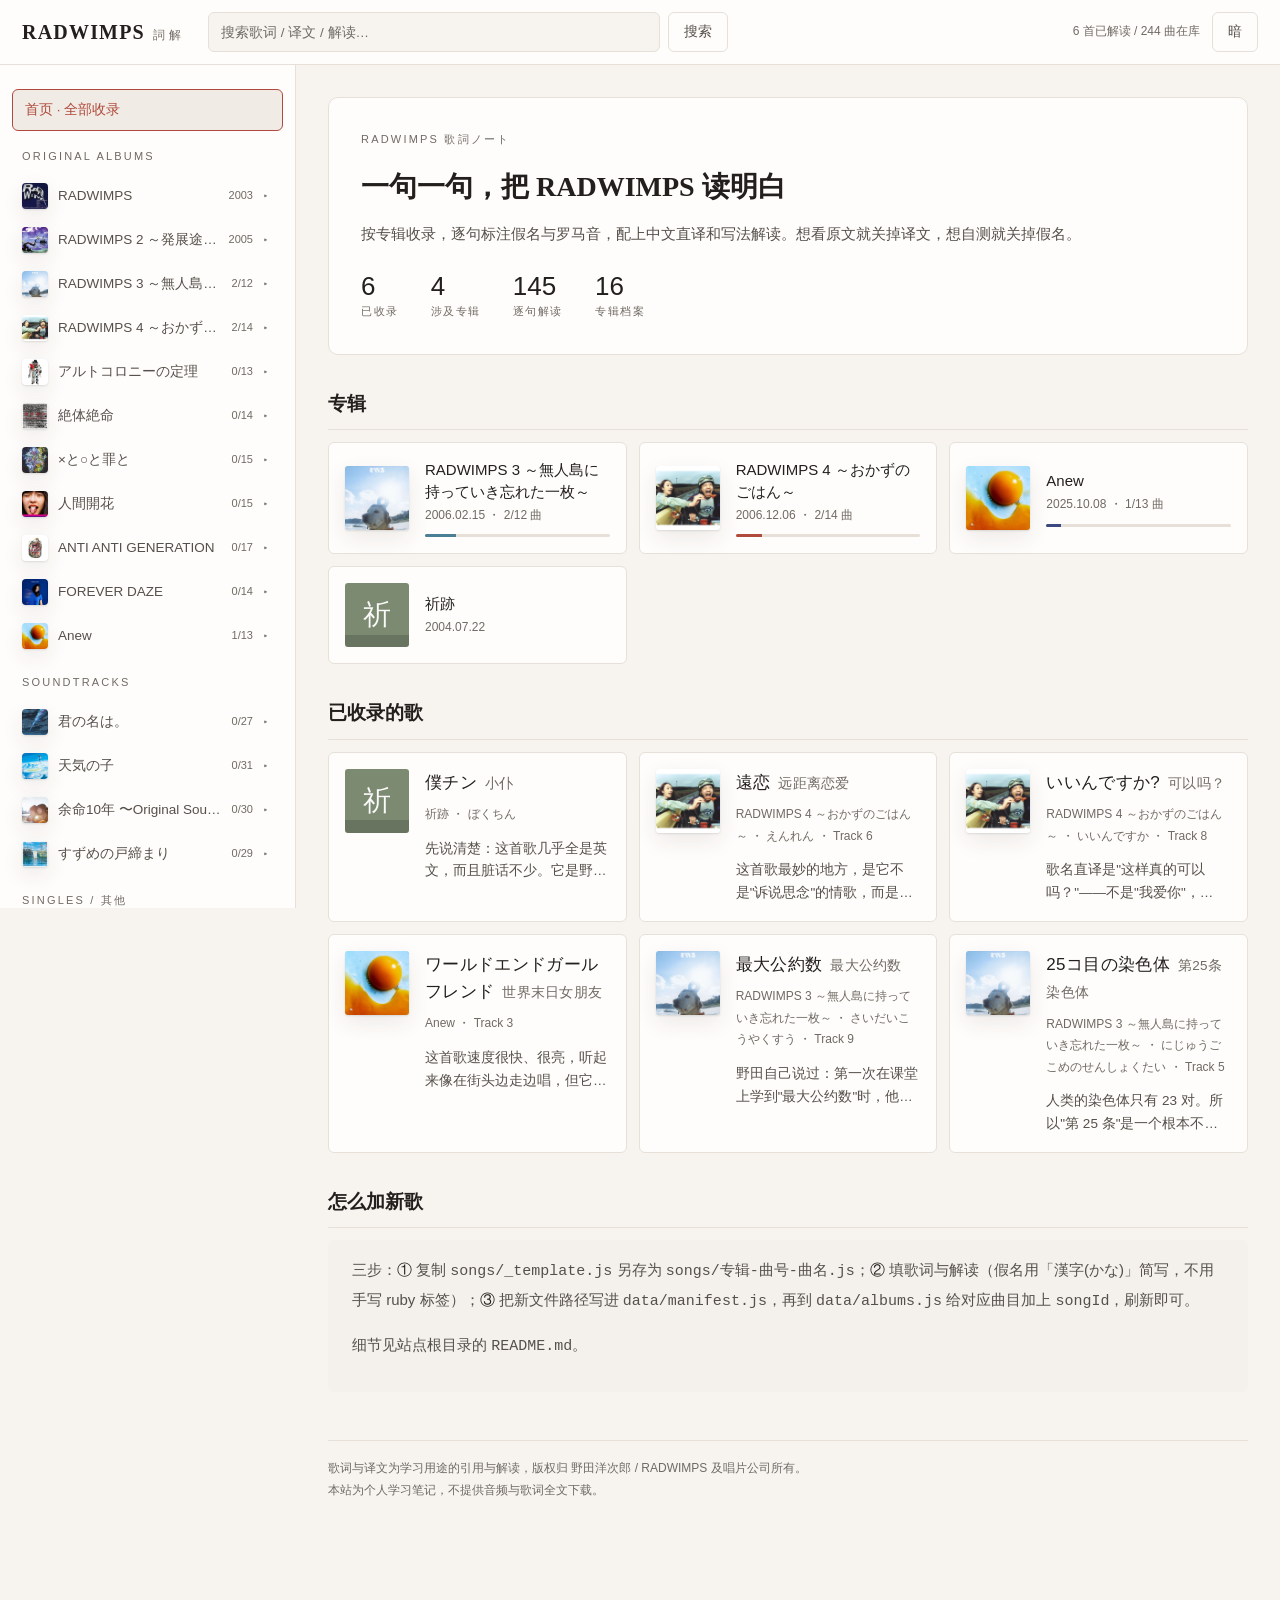
<file: index.html>
<!DOCTYPE html>
<html lang="zh-CN" data-theme="light">
<head>
<meta charset="utf-8">
<meta name="viewport" content="width=device-width, initial-scale=1">
<title>RADWIMPS 詞解 — 逐句歌词解读笔记</title>
<meta name="description" content="RADWIMPS 歌词逐句解读笔记：假名标注、罗马音、中文直译与写法分析，按专辑收录。">
<meta name="theme-color" content="#b04a3c">
<meta property="og:title" content="RADWIMPS 詞解 — 逐句歌词解读笔记">
<meta property="og:description" content="按专辑收录，逐句标注假名与罗马音，配中文直译和写法解读。">
<meta property="og:type" content="website">
<link rel="icon" href="data:image/svg+xml,%3Csvg xmlns='http://www.w3.org/2000/svg' viewBox='0 0 32 32'%3E%3Crect width='32' height='32' rx='6' fill='%23b04a3c'/%3E%3Ctext x='16' y='24' font-size='20' font-family='Georgia,serif' fill='%23fff' text-anchor='middle'%3ER%3C/text%3E%3C/svg%3E">
<link rel="stylesheet" href="assets/app.css">
</head>
<body>

<header class="topbar">
  <button class="btn sidebar-toggle" id="menu">目录</button>
  <a class="brand" href="#/" title="回到首页">
    <span class="jp">RADWIMPS</span><span class="cn">詞解</span>
  </a>
  <div class="searchbox">
    <input id="q" placeholder="搜索歌词 / 译文 / 解读…">
    <button class="btn" id="btn-search">搜索</button>
  </div>
  <div class="topbar-right">
    <span class="stat" id="stat"></span>
    <button class="btn" id="theme">暗</button>
  </div>
</header>

<div class="layout">
  <aside class="sidebar" id="sidebar"></aside>
  <main class="main" id="main"><div class="empty">载入中…</div></main>
</div>

<button class="fab" id="fab" type="button">回到首页</button>

<script src="data/albums.js"></script>
<script src="data/manifest.js"></script>
<script src="assets/app.js"></script>
</body>
</html>
</file>
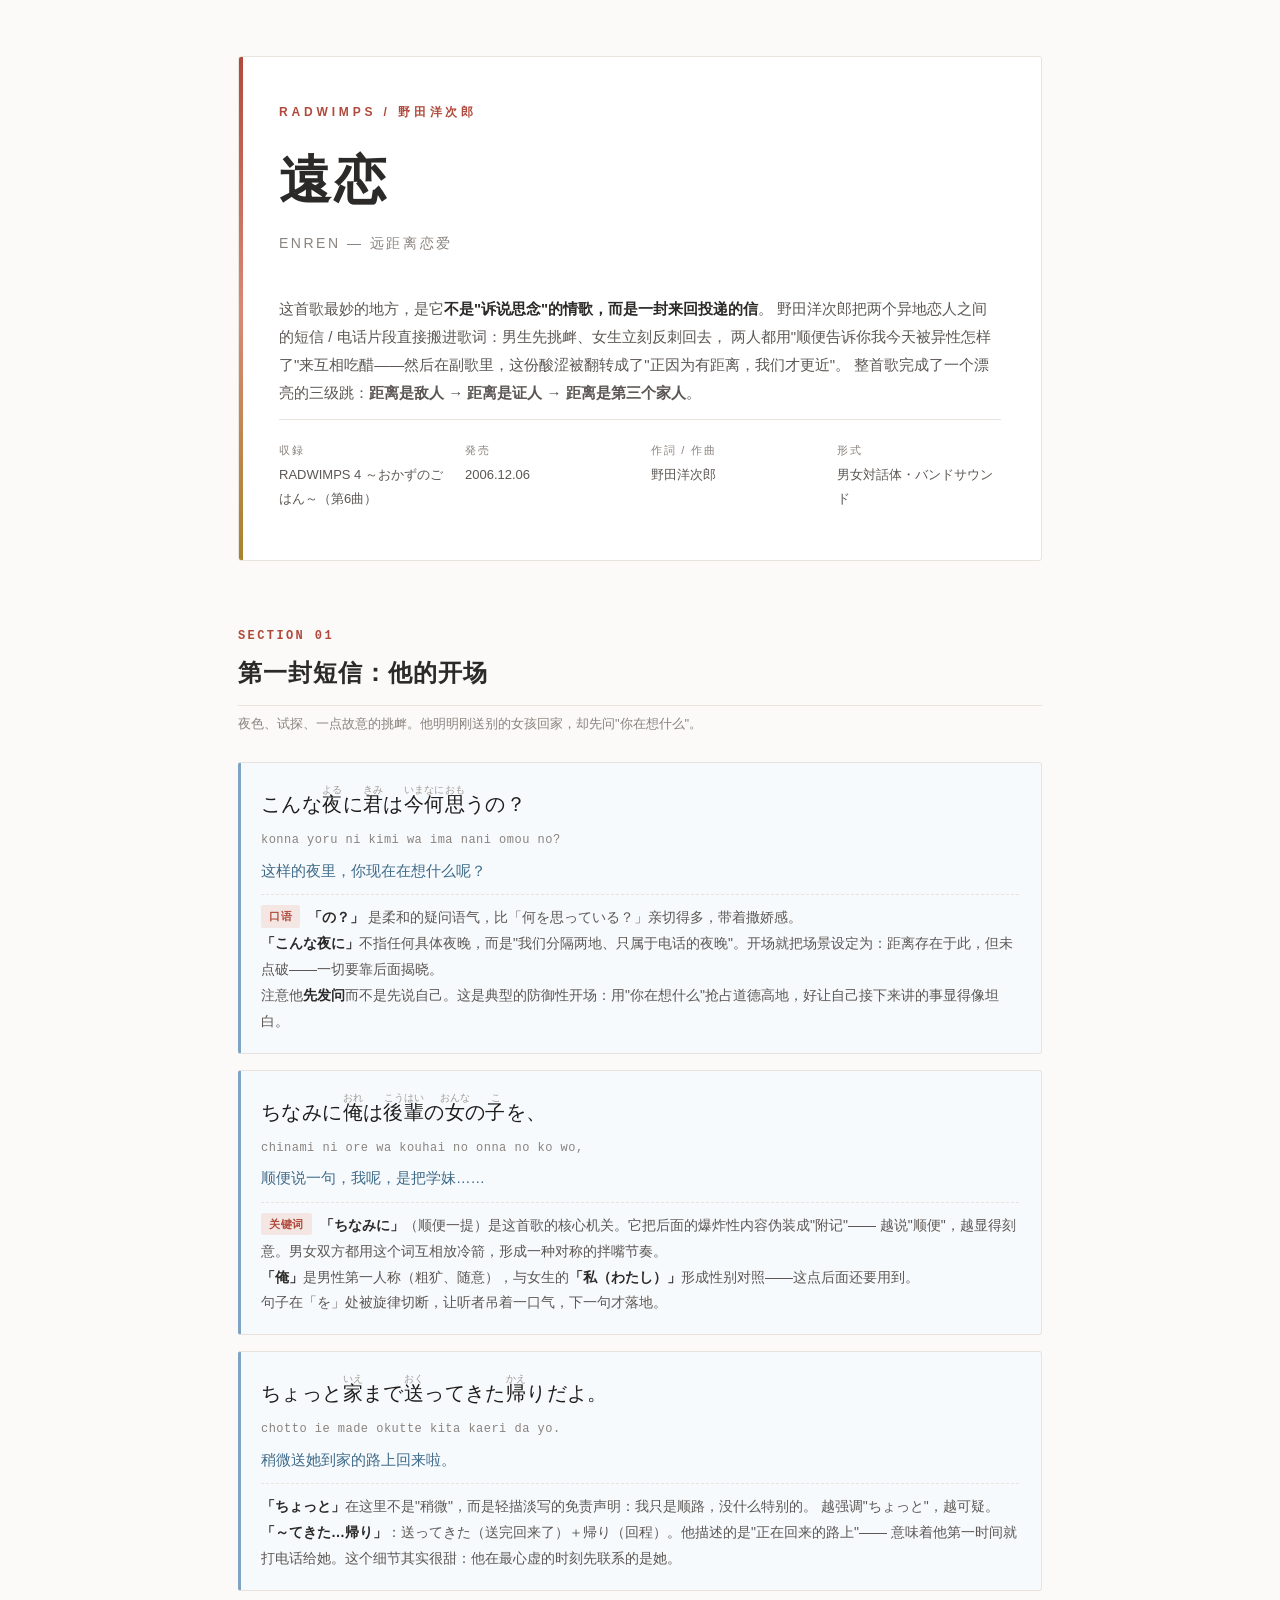
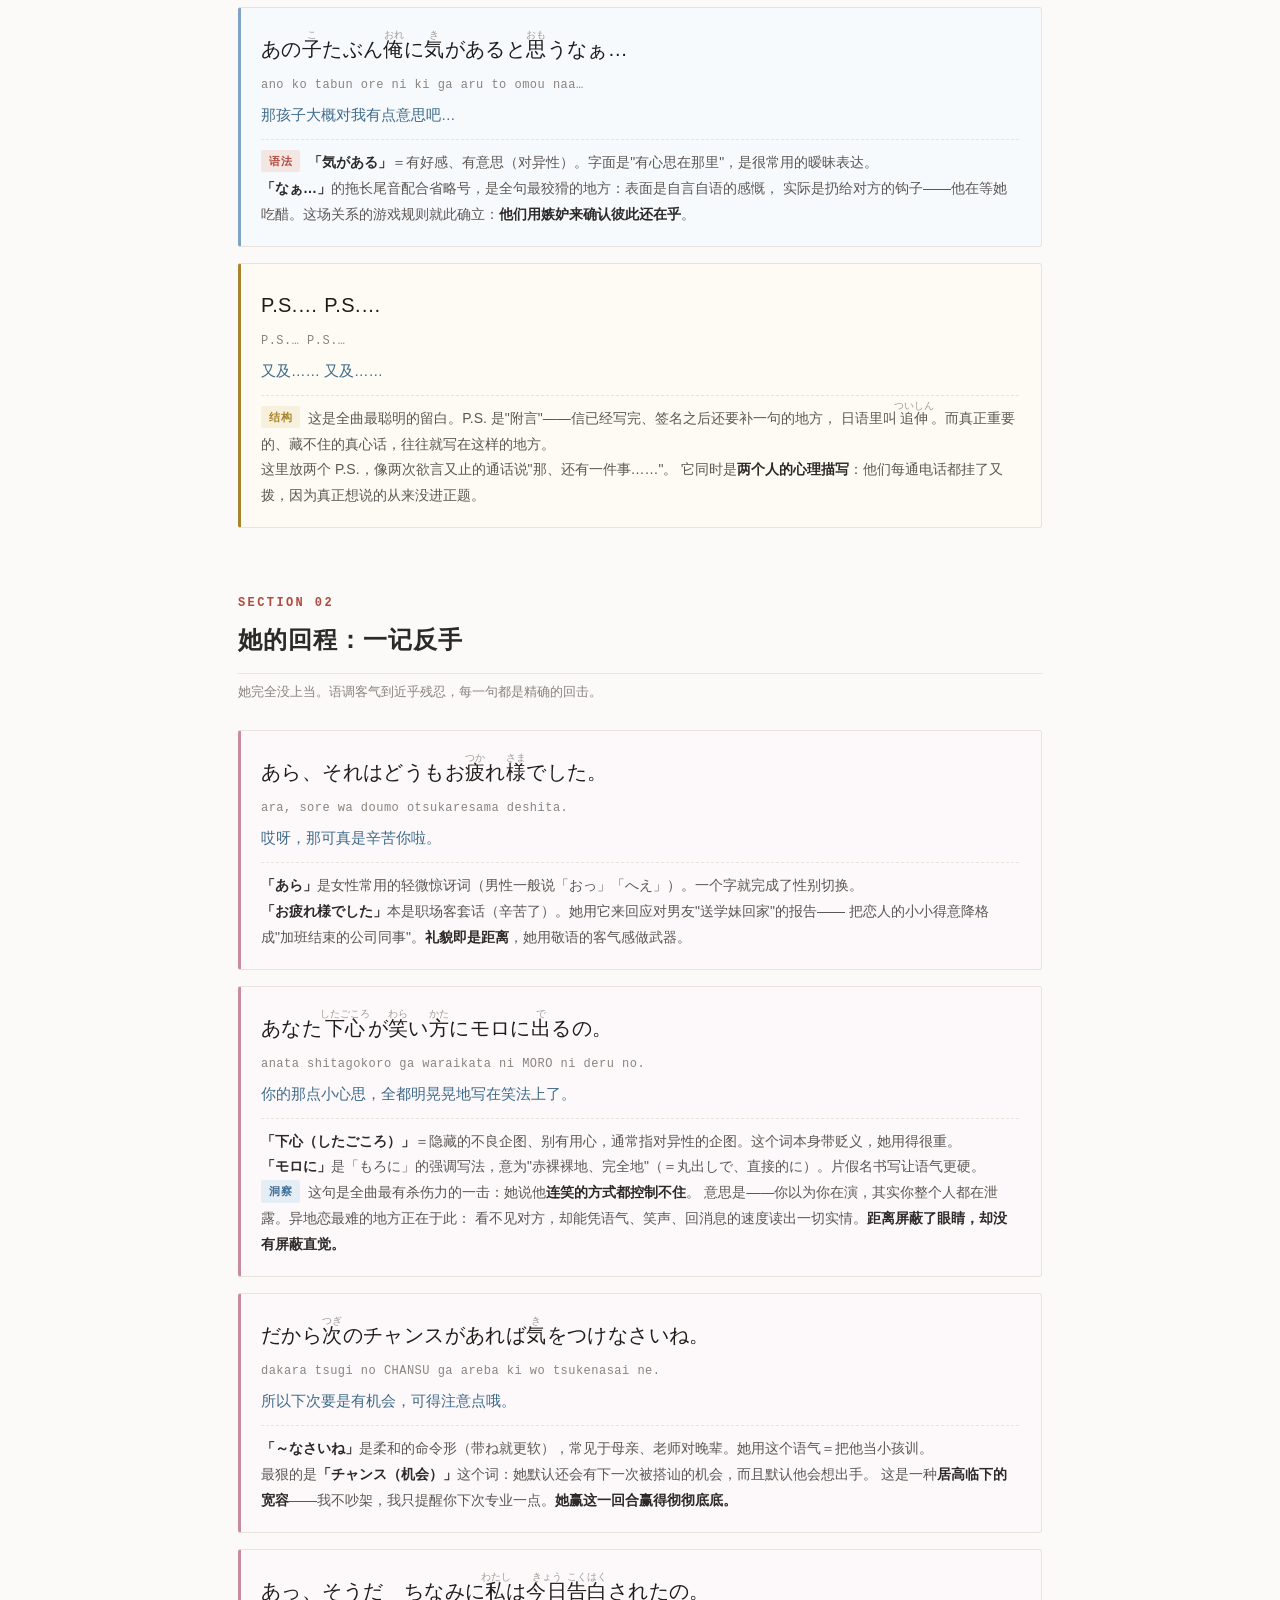
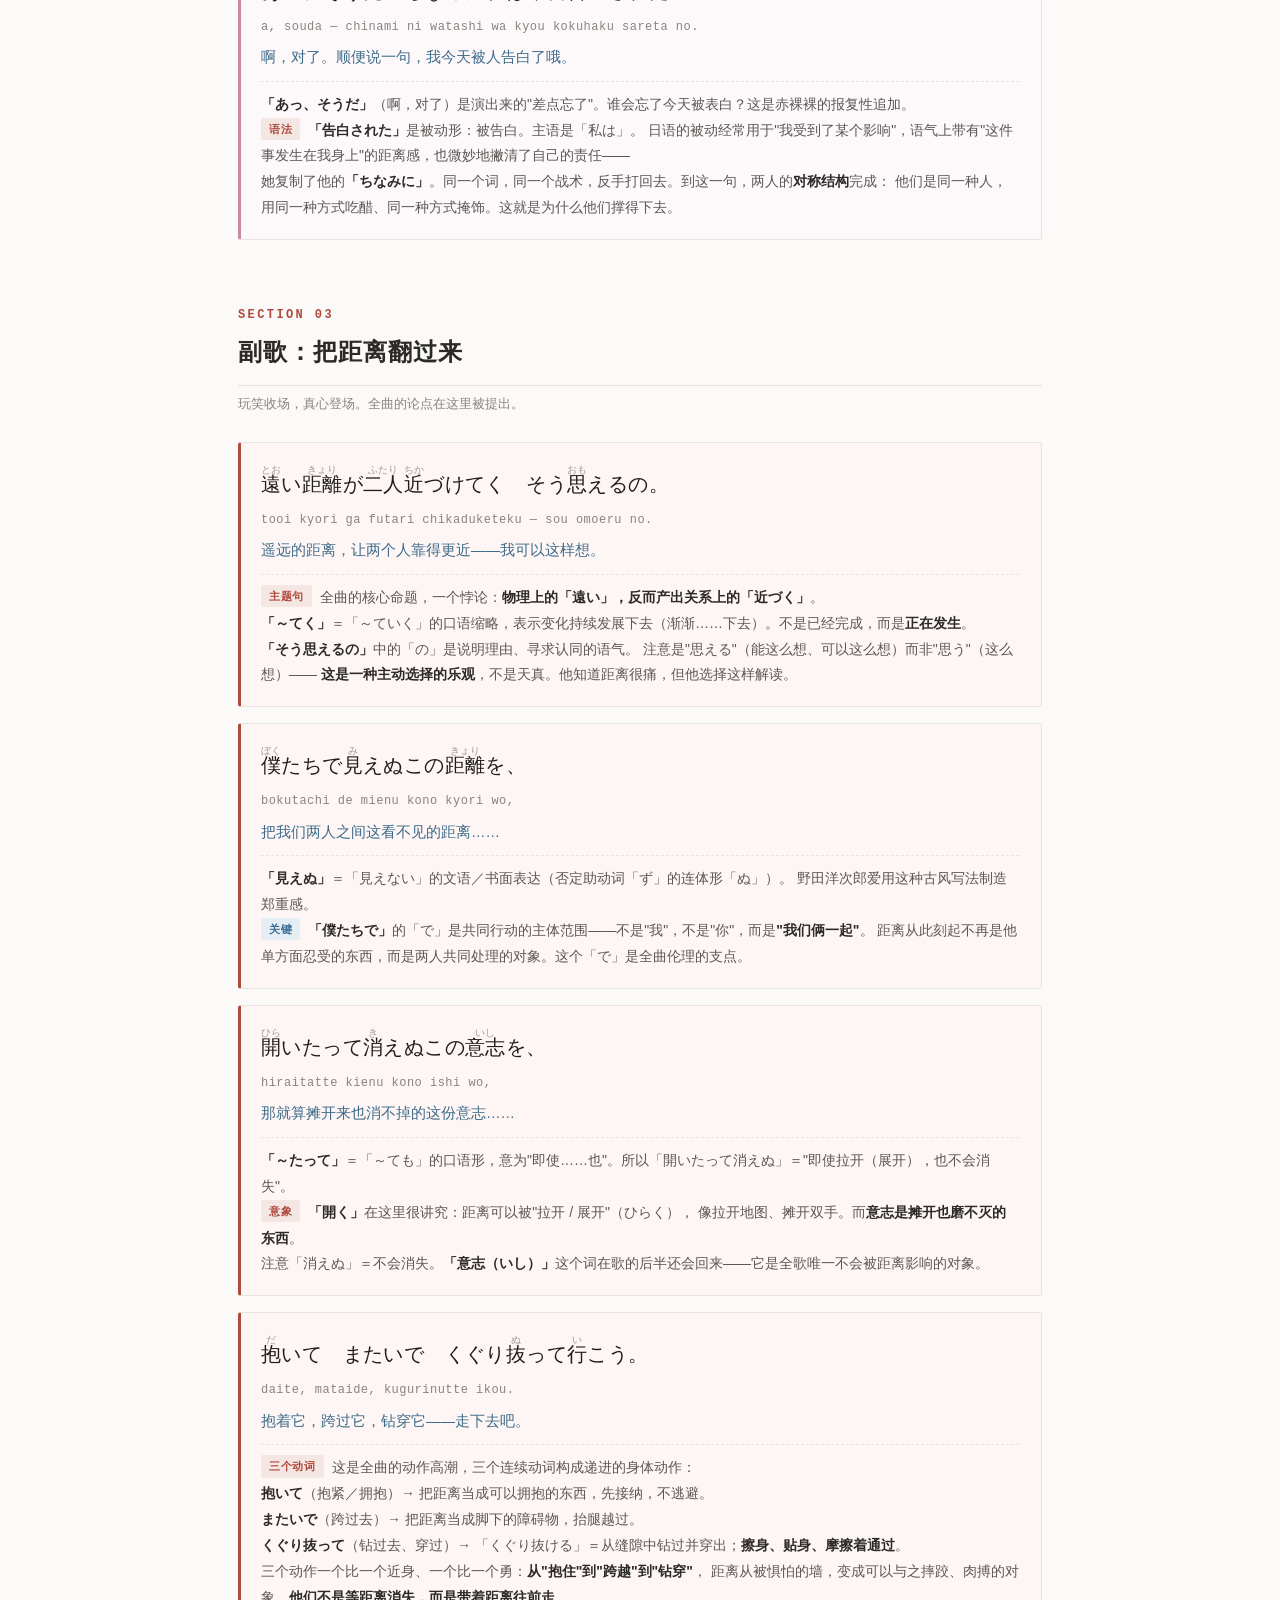
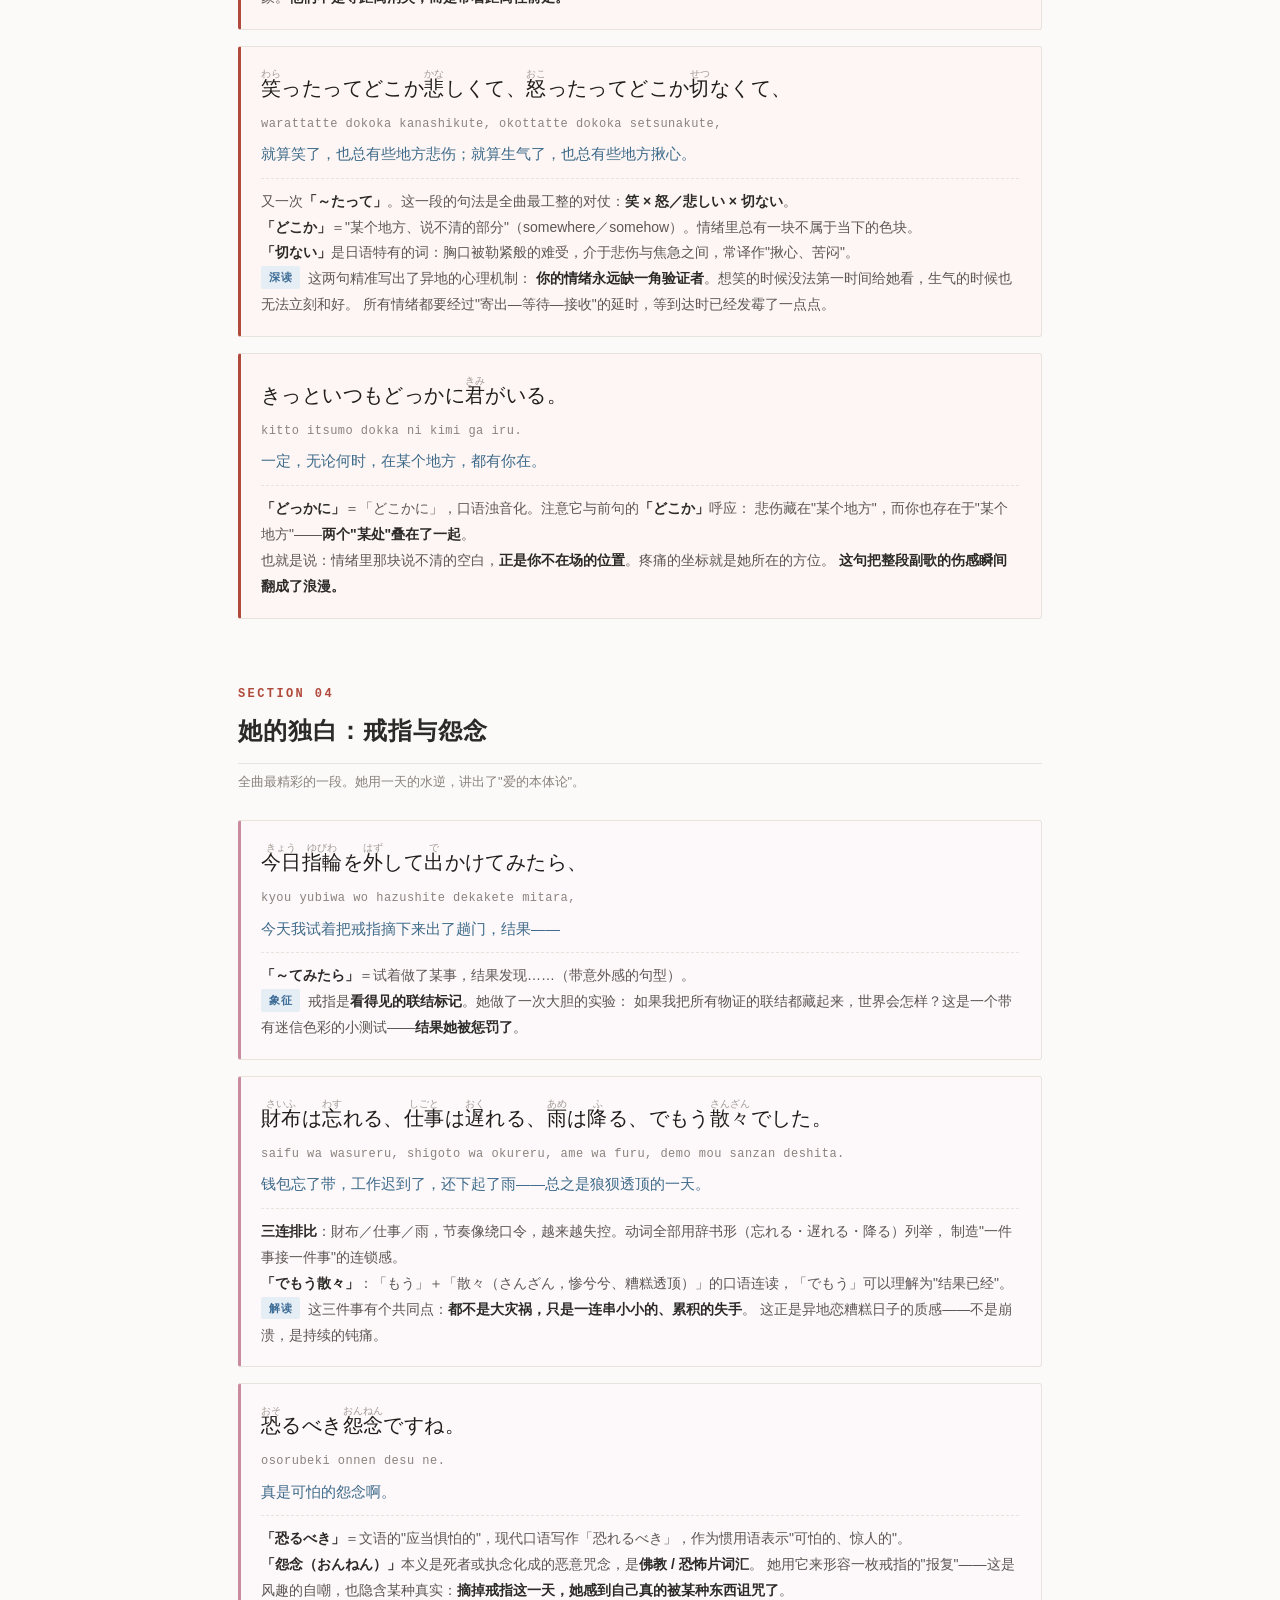
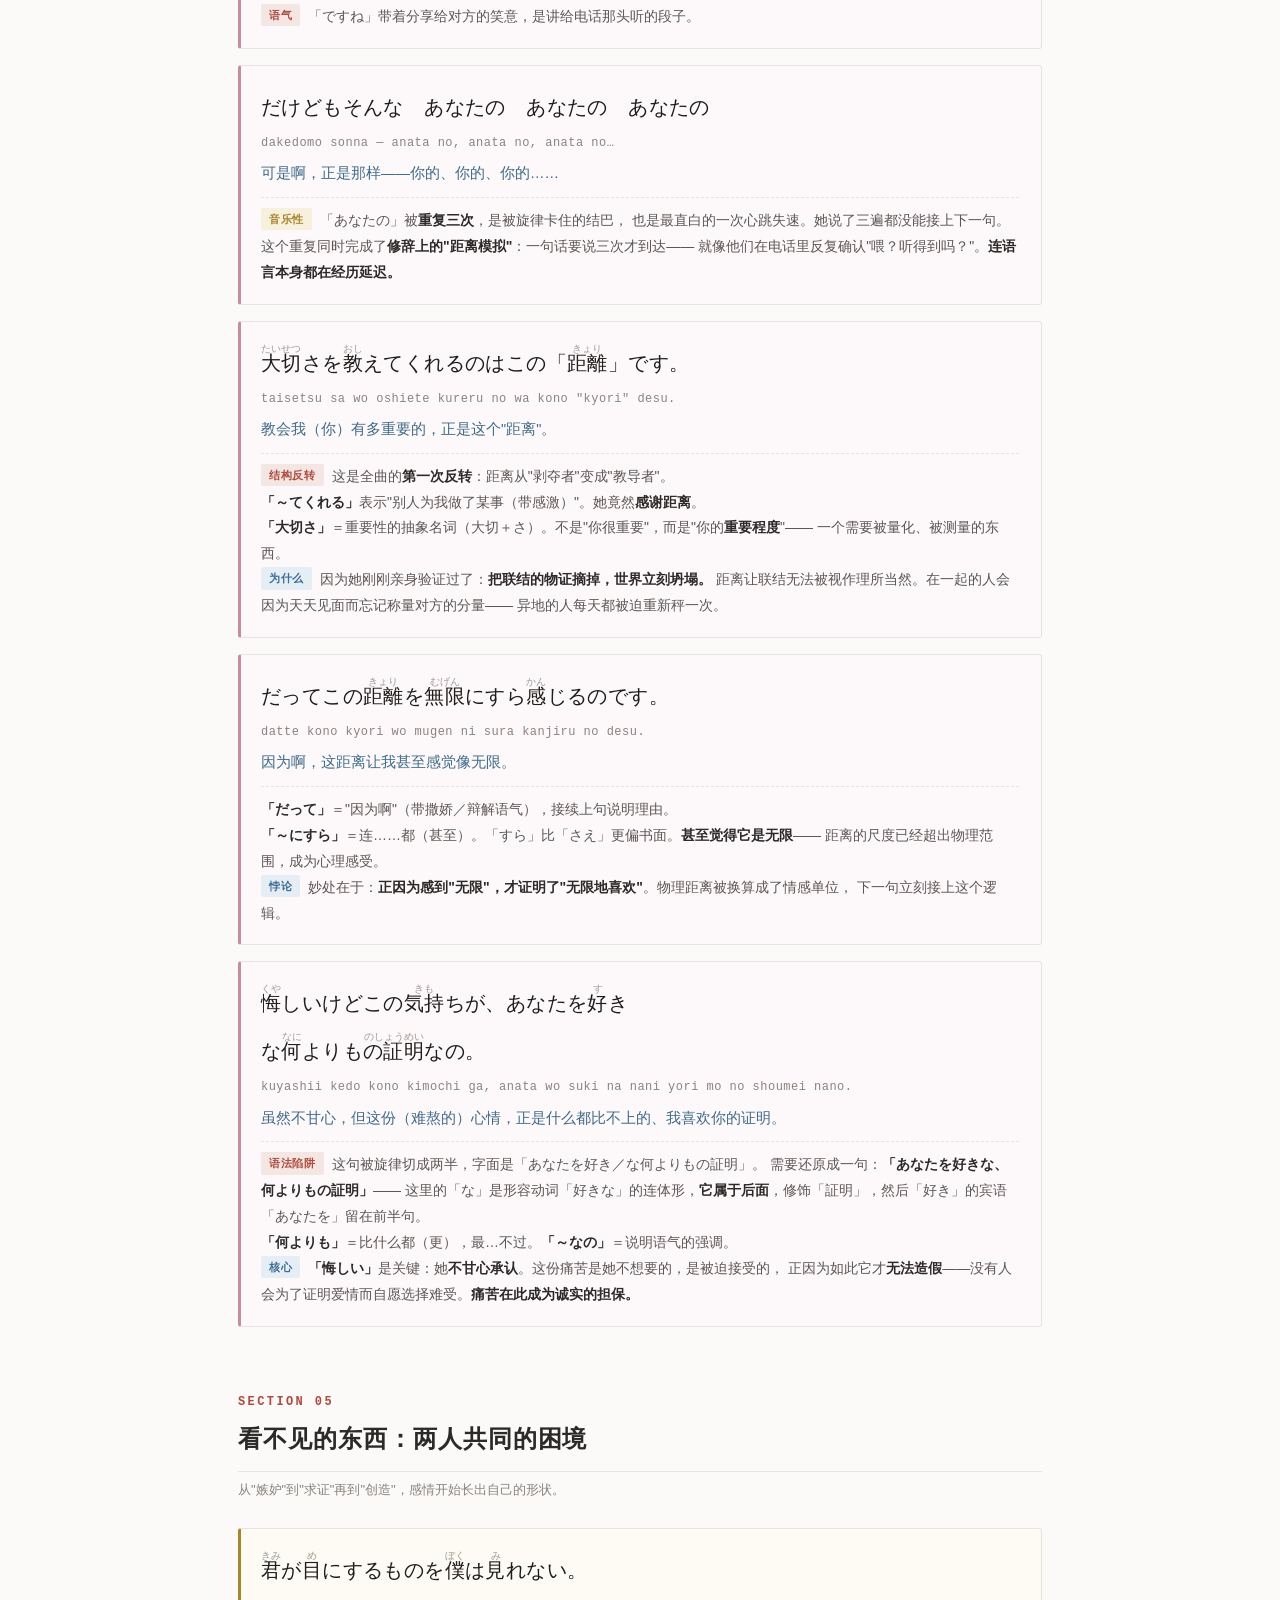
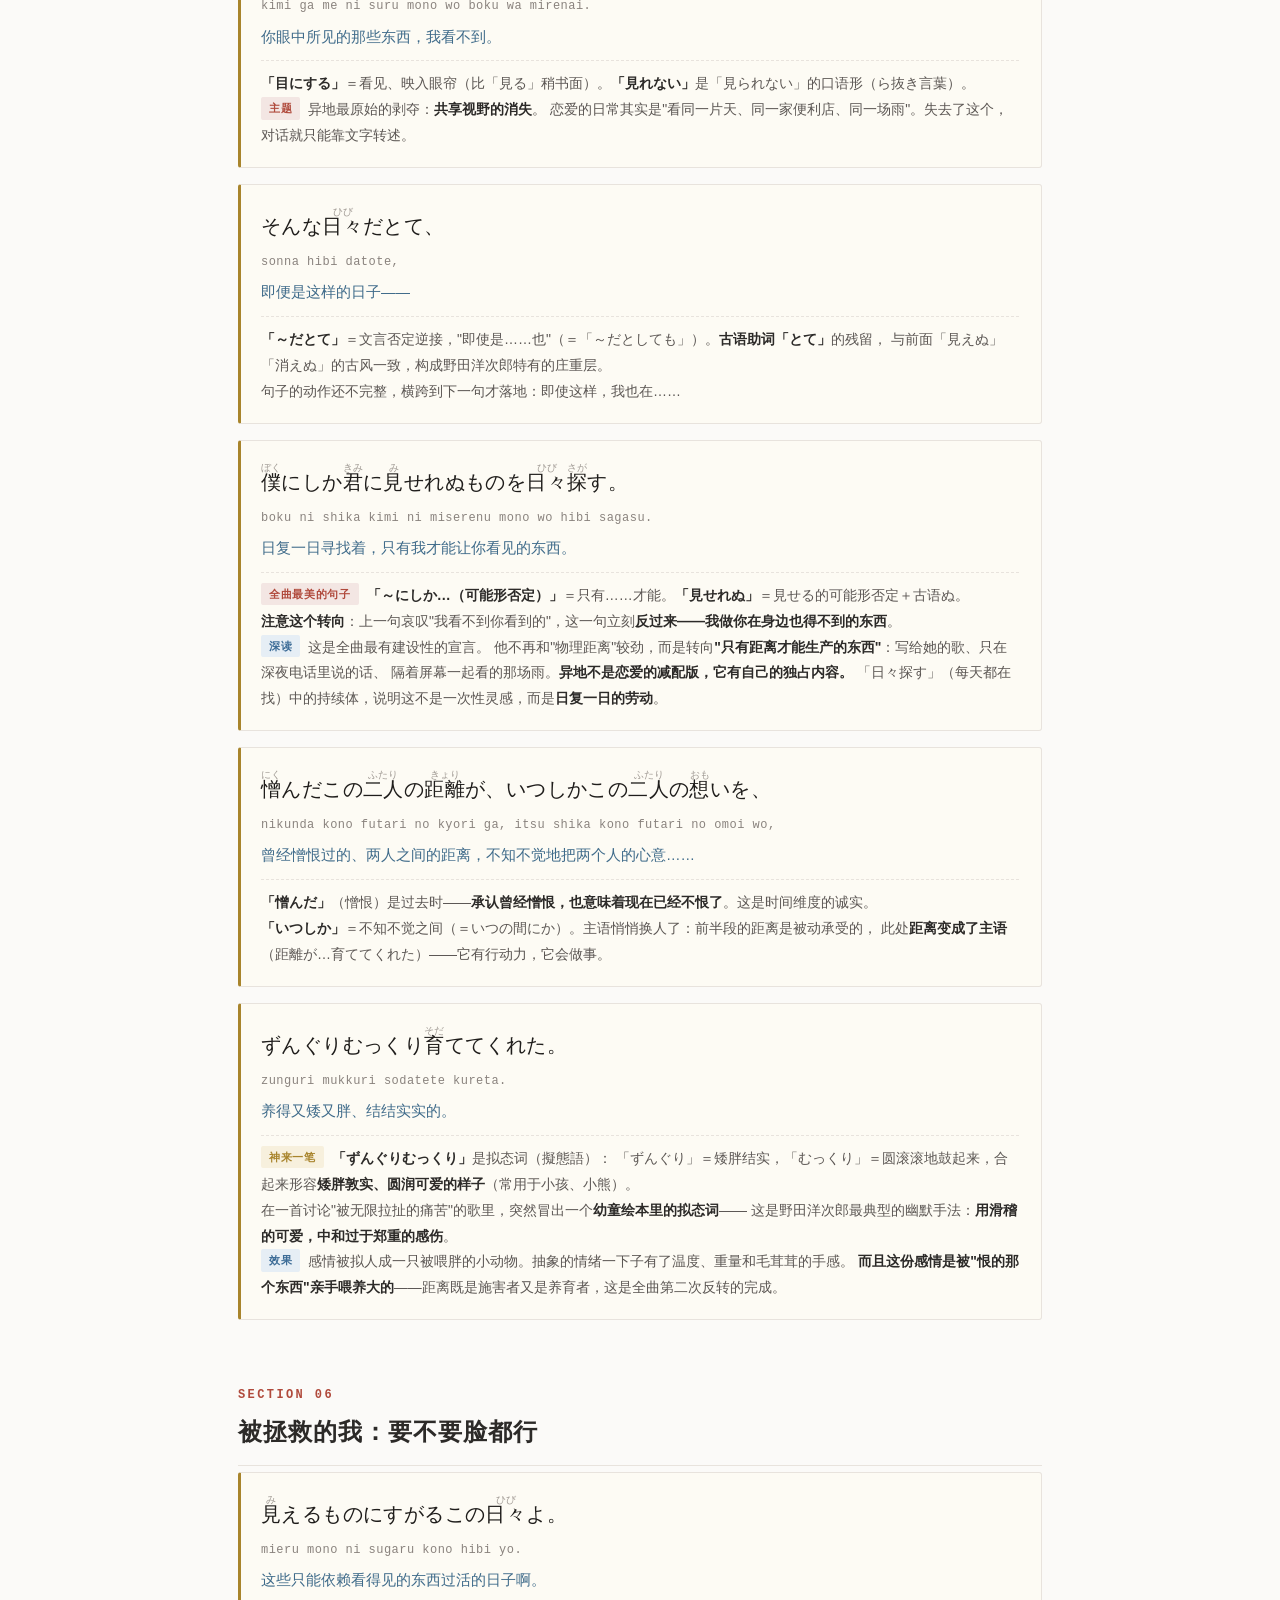
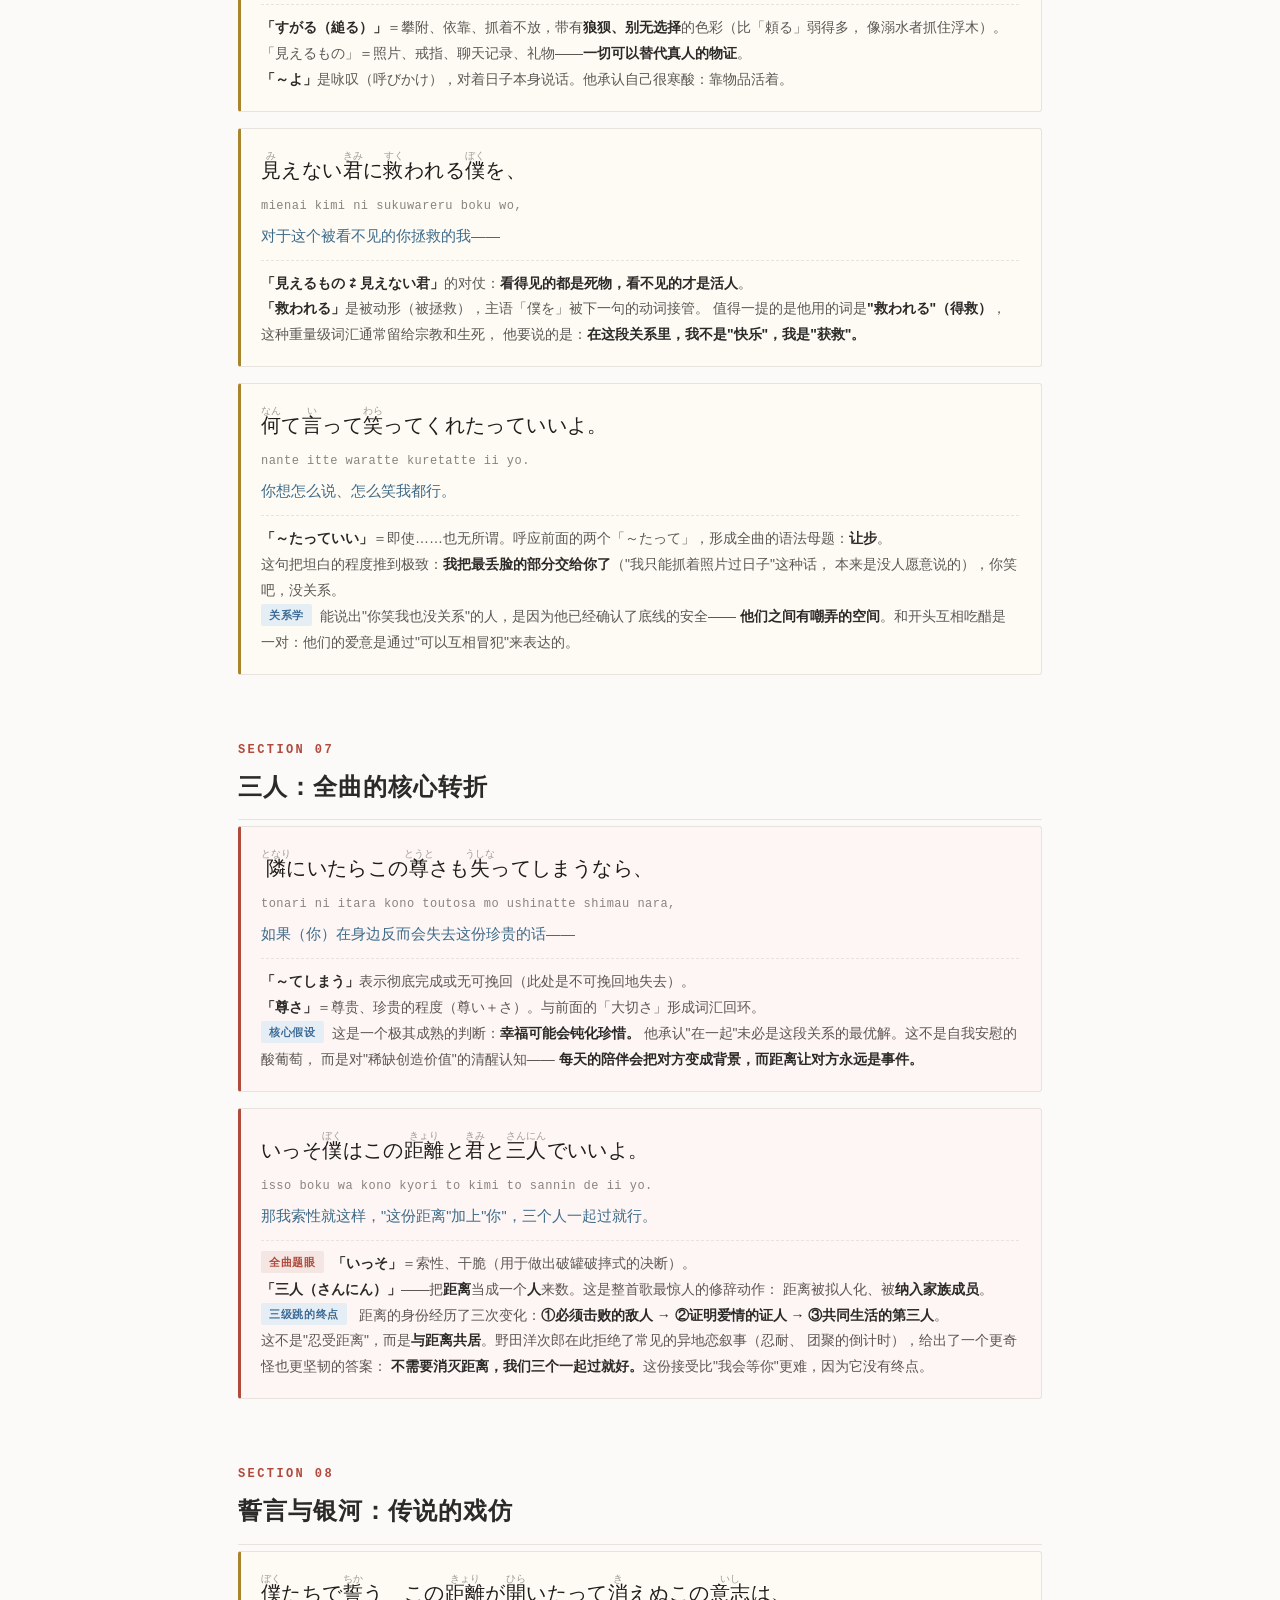
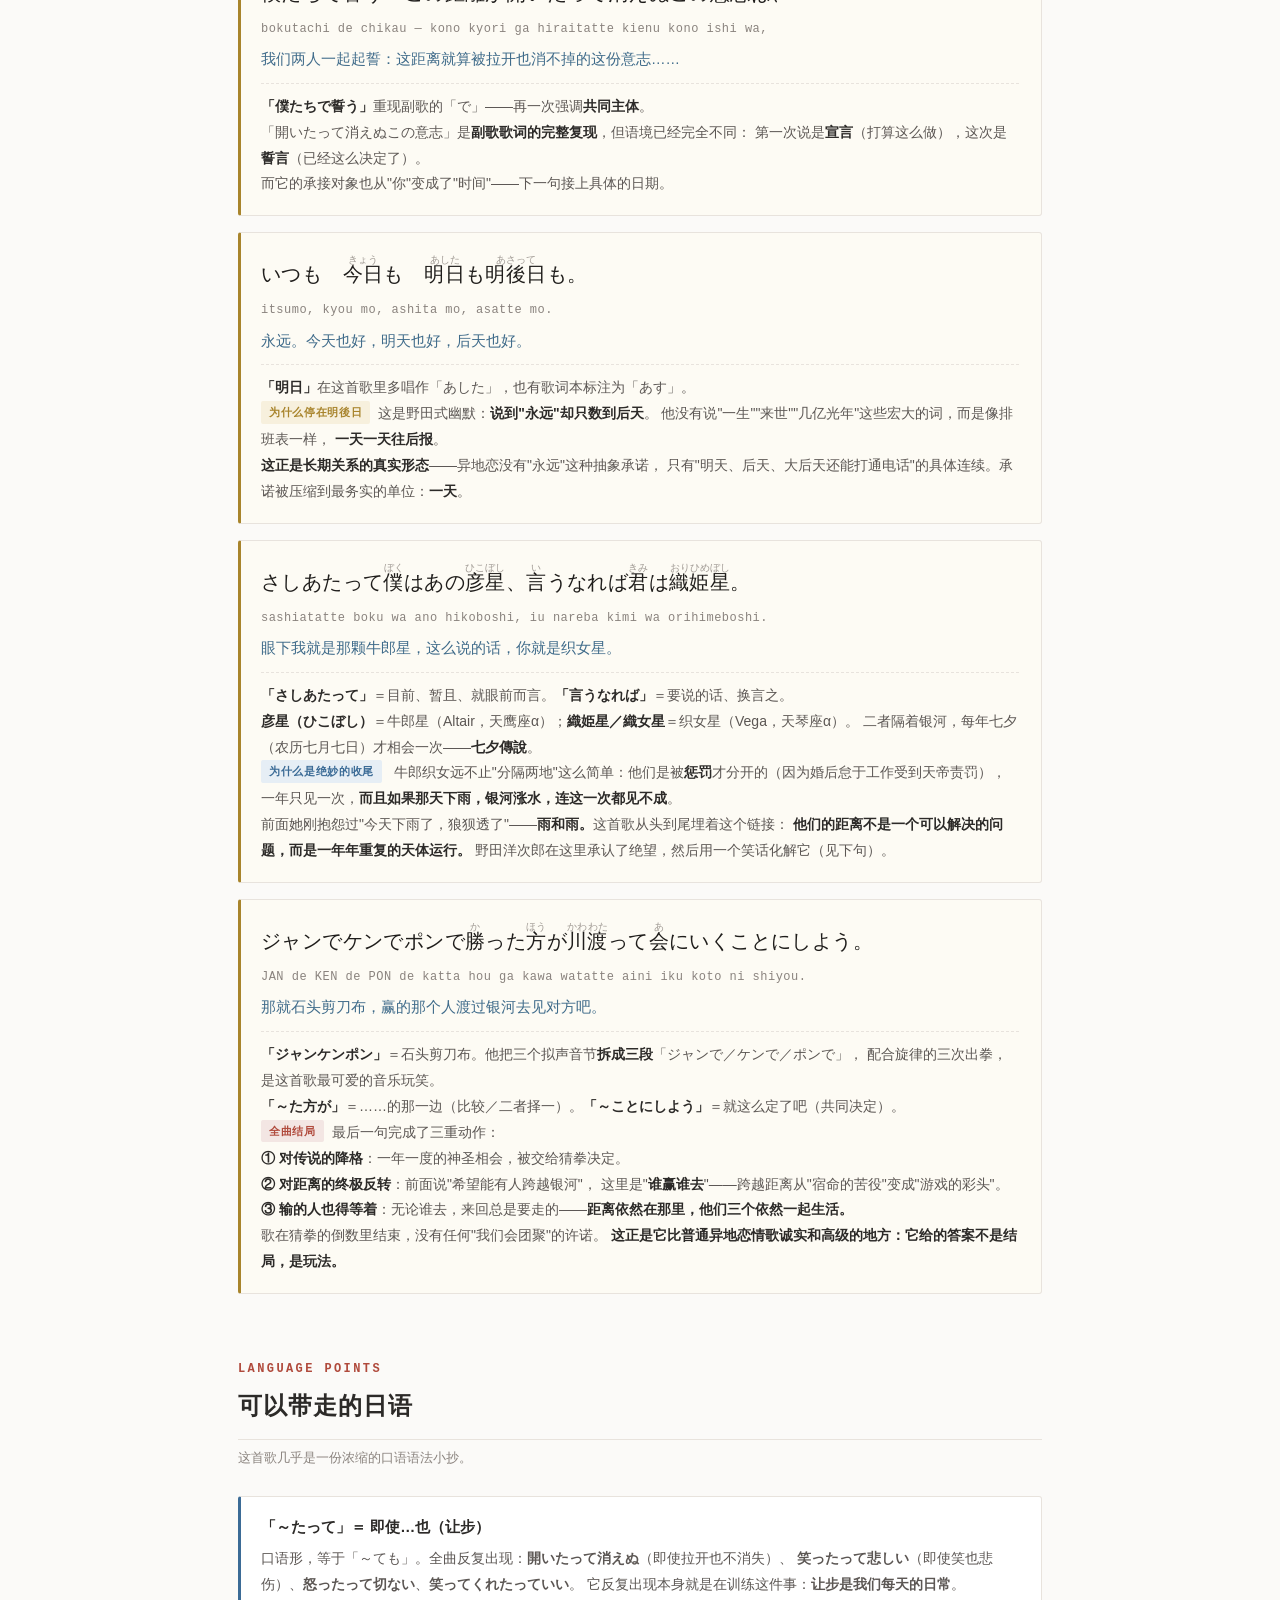
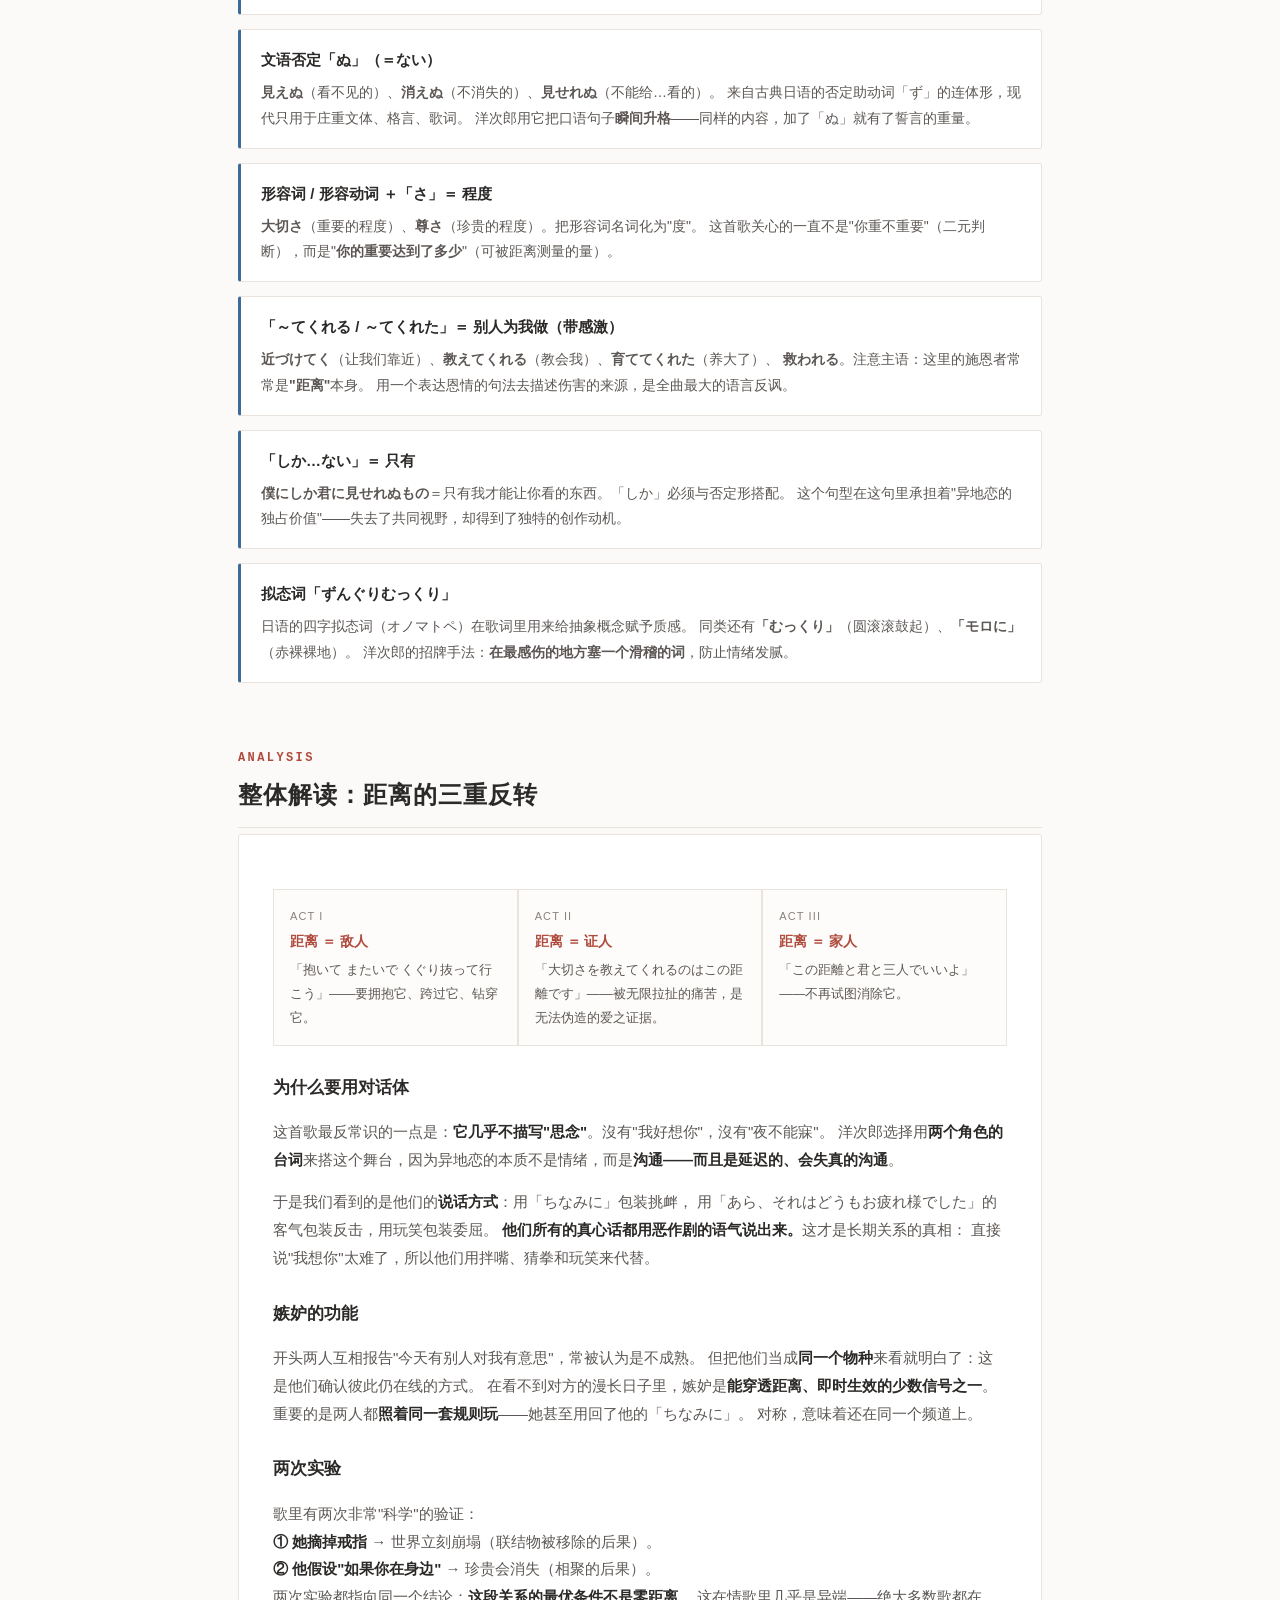
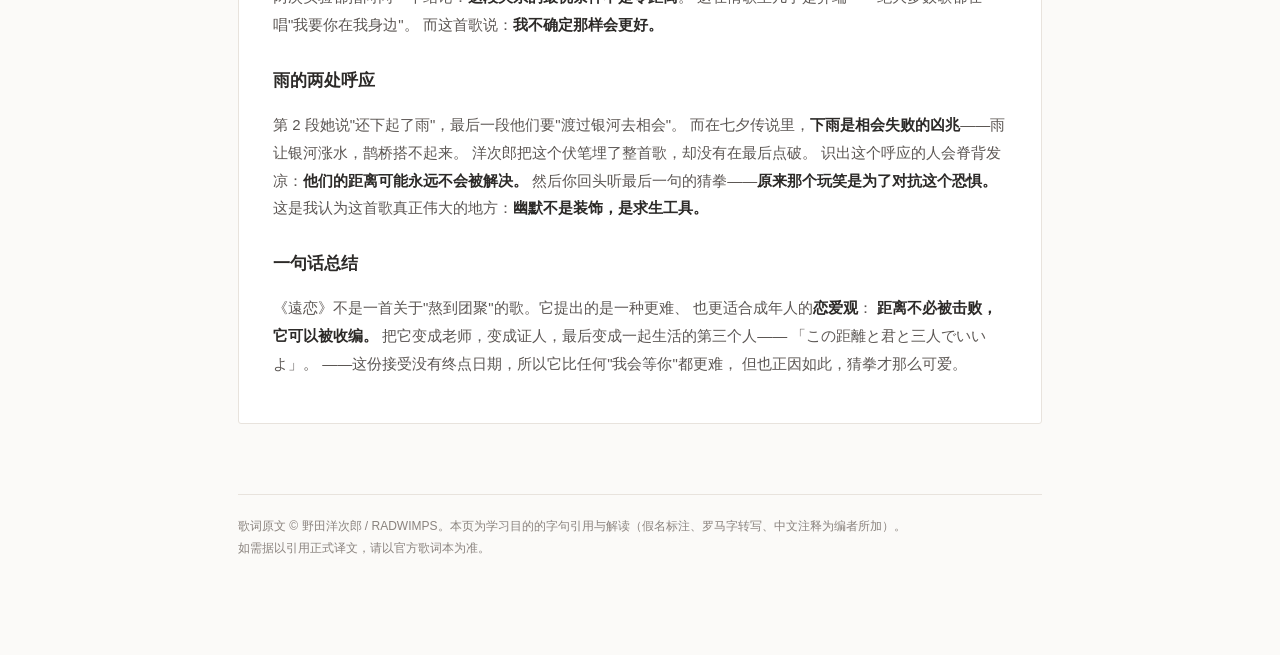
<file: archive/radwimps-enren-analysis.html>
<!DOCTYPE html>
<html lang="zh-CN">
<head>
<meta charset="UTF-8">
<meta name="viewport" content="width=device-width, initial-scale=1.0">
<title>RADWIMPS《遠恋》逐句解读 · 假名标注</title>
<style>
  :root{
    --bg:#fbfaf8;
    --paper:#ffffff;
    --ink:#2c2a28;
    --ink-soft:#5c5754;
    --ink-faint:#8a837e;
    --line:#e8e3dd;
    --accent:#b04a3c;
    --accent-soft:#f3e6e3;
    --blue:#3b6b96;
    --blue-soft:#e6eef5;
    --gold:#a8842c;
    --gold-soft:#f7f0dd;
  }
  *{box-sizing:border-box;}
  body{
    margin:0;
    background:var(--bg);
    color:var(--ink);
    font-family:-apple-system,BlinkMacSystemFont,"Segoe UI","PingFang SC","Hiragino Sans GB","Microsoft YaHei",sans-serif;
    line-height:1.85;
    -webkit-font-smoothing:antialiased;
  }
  .wrap{max-width:860px;margin:0 auto;padding:56px 28px 96px;}

  /* ---- header ---- */
  .cover{
    border:1px solid var(--line);
    background:var(--paper);
    border-radius:3px;
    padding:44px 40px 36px;
    position:relative;
    overflow:hidden;
  }
  .cover::before{
    content:"";position:absolute;left:0;top:0;bottom:0;width:4px;
    background:linear-gradient(180deg,var(--accent),#d98876,var(--gold));
  }
  .band{font-size:12px;letter-spacing:.32em;color:var(--accent);text-transform:uppercase;font-weight:600;}
  h1{
    font-family:"Hiragino Mincho ProN","Yu Mincho","Songti SC",serif;
    font-size:52px;margin:10px 0 2px;letter-spacing:.06em;font-weight:600;
  }
  .romaji-title{color:var(--ink-faint);font-size:14px;letter-spacing:.18em;margin-bottom:22px;}
  .meta{
    display:grid;grid-template-columns:repeat(auto-fit,minmax(150px,1fr));gap:14px 22px;
    border-top:1px solid var(--line);padding-top:20px;font-size:13px;
  }
  .meta dt{color:var(--ink-faint);font-size:11px;letter-spacing:.16em;margin-bottom:2px;}
  .meta dd{margin:0;color:var(--ink-soft);}

  /* ---- intro ---- */
  .intro{margin:38px 0 0;font-size:15px;color:var(--ink-soft);}
  .intro strong{color:var(--ink);font-weight:600;}

  h2{
    font-family:"Hiragino Mincho ProN","Yu Mincho","Songti SC",serif;
    font-size:24px;margin:64px 0 6px;padding-bottom:10px;
    border-bottom:1px solid var(--line);letter-spacing:.04em;
  }
  h2 .num{
    font-family:ui-monospace,monospace;font-size:12px;color:var(--accent);
    letter-spacing:.2em;display:block;margin-bottom:4px;font-weight:600;
  }
  .sec-note{color:var(--ink-faint);font-size:13px;margin:0 0 26px;}

  /* ---- line block ---- */
  .line{
    background:var(--paper);border:1px solid var(--line);border-radius:3px;
    padding:18px 22px 18px 20px;margin-bottom:16px;border-left:3px solid var(--line);
  }
  .line.female{border-left-color:#c98ba0;background:#fdf8fa;}
  .line.male{border-left-color:#7fa3c4;background:#f7fafd;}
  .line.chorus{border-left-color:var(--accent);background:#fdf6f4;}
  .line.solo{border-left-color:var(--gold);background:#fdfbf4;}

  .jp{
    font-family:"Hiragino Sans","Yu Gothic","PingFang SC","Microsoft YaHei",sans-serif;
    font-size:20px;line-height:2.3;letter-spacing:.02em;color:#1f1d1b;
  }
  ruby{ruby-align:center;}
  rt{font-size:10px;color:#a09a94;font-weight:400;letter-spacing:0;}
  .ro{font-family:ui-monospace,"SF Mono",monospace;font-size:12px;color:var(--ink-faint);letter-spacing:.04em;margin-top:2px;}
  .zh{font-size:14.5px;color:#3f6b8a;margin-top:6px;}
  .an{
    font-size:14px;color:var(--ink-soft);margin-top:10px;padding-top:10px;
    border-top:1px dashed var(--line);
  }
  .an b{color:var(--ink);}
  .tag{
    display:inline-block;font-size:11px;padding:1px 8px;border-radius:2px;
    background:var(--accent-soft);color:var(--accent);margin-right:8px;letter-spacing:.06em;
    vertical-align:2px;font-weight:600;
  }
  .tag.g{background:var(--gold-soft);color:var(--gold);}
  .tag.b{background:var(--blue-soft);color:var(--blue);}
  .kana-word{color:var(--accent);font-weight:600;}

  /* ---- structure table ---- */
  table{width:100%;border-collapse:collapse;font-size:13.5px;background:var(--paper);}
  th,td{border:1px solid var(--line);padding:9px 12px;text-align:left;vertical-align:top;}
  th{background:#f5f1ec;font-weight:600;font-size:12px;letter-spacing:.06em;color:var(--ink-soft);}
  td.c{color:var(--ink-soft);}

  /* ---- points ---- */
  .point{
    background:var(--paper);border:1px solid var(--line);border-left:3px solid var(--blue);
    padding:16px 20px;margin-bottom:14px;border-radius:3px;
  }
  .point h4{margin:0 0 6px;font-size:15px;}
  .point p{margin:0;font-size:14px;color:var(--ink-soft);}

  /* ---- essay ---- */
  .essay{background:var(--paper);border:1px solid var(--line);padding:30px 34px;border-radius:3px;font-size:15px;color:var(--ink-soft);}
  .essay h3{font-size:17px;color:var(--ink);margin:26px 0 8px;font-family:"Hiragino Mincho ProN","Songti SC",serif;}
  .essay h3:first-child{margin-top:0;}
  .essay b{color:var(--ink);}
  .essay ol,.essay ul{padding-left:22px;margin:8px 0;}
  .essay li{margin-bottom:6px;}

  .arc{display:flex;gap:0;margin:24px 0 6px;flex-wrap:wrap;}
  .arc div{
    flex:1;min-width:150px;padding:14px 16px;border:1px solid var(--line);
    font-size:13px;background:#fdfcfa;
  }
  .arc div b{display:block;color:var(--accent);font-size:14px;margin-bottom:4px;}
  .arc div span{color:var(--ink-faint);font-size:11px;letter-spacing:.1em;}

  footer{margin-top:70px;padding-top:20px;border-top:1px solid var(--line);font-size:12px;color:var(--ink-faint);}

  @media (max-width:600px){
    .wrap{padding:32px 16px 60px;}
    h1{font-size:36px;}
    .jp{font-size:18px;}
  }
</style>
</head>
<body>
<div class="wrap">

  <div class="cover">
    <div class="band">RADWIMPS / 野田洋次郎</div>
    <h1>遠恋</h1>
    <div class="romaji-title">ENREN — 远距离恋爱</div>
    <p class="intro">
      这首歌最妙的地方，是它<strong>不是"诉说思念"的情歌，而是一封来回投递的信</strong>。
      野田洋次郎把两个异地恋人之间的短信 / 电话片段直接搬进歌词：男生先挑衅、女生立刻反刺回去，
      两人都用"顺便告诉你我今天被异性怎样了"来互相吃醋——然后在副歌里，这份酸涩被翻转成了"正因为有距离，我们才更近"。
      整首歌完成了一个漂亮的三级跳：<b>距离是敌人 → 距离是证人 → 距离是第三个家人</b>。
    </p>
    <dl class="meta">
      <div><dt>収録</dt><dd>RADWIMPS 4 ～おかずのごはん～（第6曲）</dd></div>
      <div><dt>発売</dt><dd>2006.12.06</dd></div>
      <div><dt>作詞 / 作曲</dt><dd>野田洋次郎</dd></div>
      <div><dt>形式</dt><dd>男女対話体・バンドサウンド</dd></div>
    </dl>
  </div>

  <h2><span class="num">SECTION 01</span>第一封短信：他的开场</h2>
  <p class="sec-note">夜色、试探、一点故意的挑衅。他明明刚送别的女孩回家，却先问"你在想什么"。</p>

  <div class="line male">
    <div class="jp">こんな<ruby>夜<rt>よる</rt></ruby>に<ruby>君<rt>きみ</rt></ruby>は<ruby>今<rt>いま</rt></ruby><ruby>何<rt>なに</rt></ruby><ruby>思<rt>おも</rt></ruby>うの？</div>
    <div class="ro">konna yoru ni kimi wa ima nani omou no?</div>
    <div class="zh">这样的夜里，你现在在想什么呢？</div>
    <div class="an">
      <span class="tag">口语</span><b>「の？」</b> 是柔和的疑问语气，比「何を思っている？」亲切得多，带着撒娇感。<br>
      <b>「こんな夜に」</b>不指任何具体夜晚，而是"我们分隔两地、只属于电话的夜晚"。开场就把场景设定为：距离存在于此，但未点破——一切要靠后面揭晓。<br>
      注意他<b>先发问</b>而不是先说自己。这是典型的防御性开场：用"你在想什么"抢占道德高地，好让自己接下来讲的事显得像坦白。
    </div>
  </div>

  <div class="line male">
    <div class="jp">ちなみに<ruby>俺<rt>おれ</rt></ruby>は<ruby>後輩<rt>こうはい</rt></ruby>の<ruby>女<rt>おんな</rt></ruby>の<ruby>子<rt>こ</rt></ruby>を、</div>
    <div class="ro">chinami ni ore wa kouhai no onna no ko wo,</div>
    <div class="zh">顺便说一句，我呢，是把学妹……</div>
    <div class="an">
      <span class="tag">关键词</span><b>「ちなみに」</b>（顺便一提）是这首歌的核心机关。它把后面的爆炸性内容伪装成"附记"——
      越说"顺便"，越显得刻意。男女双方都用这个词互相放冷箭，形成一种对称的拌嘴节奏。<br>
      <b>「俺」</b>是男性第一人称（粗犷、随意），与女生的<b>「私（わたし）」</b>形成性别对照——这点后面还要用到。<br>
      句子在「を」处被旋律切断，让听者吊着一口气，下一句才落地。
    </div>
  </div>

  <div class="line male">
    <div class="jp">ちょっと<ruby>家<rt>いえ</rt></ruby>まで<ruby>送<rt>おく</rt></ruby>ってきた<ruby>帰<rt>かえ</rt></ruby>りだよ。</div>
    <div class="ro">chotto ie made okutte kita kaeri da yo.</div>
    <div class="zh">稍微送她到家的路上回来啦。</div>
    <div class="an">
      <b>「ちょっと」</b>在这里不是"稍微"，而是轻描淡写的免责声明：我只是顺路，没什么特别的。
      越强调"ちょっと"，越可疑。<br>
      <b>「～てきた…帰り」</b>：送ってきた（送完回来了）＋帰り（回程）。他描述的是"正在回来的路上"——
      意味着他第一时间就打电话给她。这个细节其实很甜：他在最心虚的时刻先联系的是她。
    </div>
  </div>

  <div class="line male">
    <div class="jp">あの<ruby>子<rt>こ</rt></ruby>たぶん<ruby>俺<rt>おれ</rt></ruby>に<ruby>気<rt>き</rt></ruby>があると<ruby>思<rt>おも</rt></ruby>うなぁ…</div>
    <div class="ro">ano ko tabun ore ni ki ga aru to omou naa…</div>
    <div class="zh">那孩子大概对我有点意思吧…</div>
    <div class="an">
      <span class="tag">语法</span><b>「気がある」</b>＝有好感、有意思（对异性）。字面是"有心思在那里"，是很常用的暧昧表达。<br>
      <b>「なぁ…」</b>的拖长尾音配合省略号，是全句最狡猾的地方：表面是自言自语的感慨，
      实际是扔给对方的钩子——他在等她吃醋。这场关系的游戏规则就此确立：<b>他们用嫉妒来确认彼此还在乎</b>。
    </div>
  </div>

  <div class="line" style="border-left-color:var(--gold);background:#fdfbf4">
    <div class="jp">P.S.… P.S.…</div>
    <div class="ro">P.S.… P.S.…</div>
    <div class="zh">又及…… 又及……</div>
    <div class="an">
      <span class="tag g">结构</span>这是全曲最聪明的留白。P.S. 是"附言"——信已经写完、签名之后还要补一句的地方，
      日语里叫<ruby>追伸<rt>ついしん</rt></ruby>。而真正重要的、藏不住的真心话，往往就写在这样的地方。<br>
      这里放两个 P.S.，像两次欲言又止的通话说"那、还有一件事……"。
      它同时是<b>两个人的心理描写</b>：他们每通电话都挂了又拨，因为真正想说的从来没进正题。
    </div>
  </div>

  <h2><span class="num">SECTION 02</span>她的回程：一记反手</h2>
  <p class="sec-note">她完全没上当。语调客气到近乎残忍，每一句都是精确的回击。</p>

  <div class="line female">
    <div class="jp">あら、それはどうもお<ruby>疲<rt>つか</rt></ruby>れ<ruby>様<rt>さま</rt></ruby>でした。</div>
    <div class="ro">ara, sore wa doumo otsukaresama deshita.</div>
    <div class="zh">哎呀，那可真是辛苦你啦。</div>
    <div class="an">
      <b>「あら」</b>是女性常用的轻微惊讶词（男性一般说「おっ」「へえ」）。一个字就完成了性别切换。<br>
      <b>「お疲れ様でした」</b>本是职场客套话（辛苦了）。她用它来回应对男友"送学妹回家"的报告——
      把恋人的小小得意降格成"加班结束的公司同事"。<b>礼貌即是距离</b>，她用敬语的客气感做武器。
    </div>
  </div>

  <div class="line female">
    <div class="jp">あなた<ruby>下心<rt>したごころ</rt></ruby>が<ruby>笑<rt>わら</rt></ruby>い<ruby>方<rt>かた</rt></ruby>にモロに<ruby>出<rt>で</rt></ruby>るの。</div>
    <div class="ro">anata shitagokoro ga waraikata ni MORO ni deru no.</div>
    <div class="zh">你的那点小心思，全都明晃晃地写在笑法上了。</div>
    <div class="an">
      <b>「下心（したごころ）」</b>＝隐藏的不良企图、别有用心，通常指对异性的企图。这个词本身带贬义，她用得很重。<br>
      <b>「モロに」</b>是「もろに」的强调写法，意为"赤裸裸地、完全地"（＝丸出しで、直接的に）。片假名书写让语气更硬。<br>
      <span class="tag b">洞察</span>这句是全曲最有杀伤力的一击：她说他<b>连笑的方式都控制不住</b>。
      意思是——你以为你在演，其实你整个人都在泄露。异地恋最难的地方正在于此：
      看不见对方，却能凭语气、笑声、回消息的速度读出一切实情。<b>距离屏蔽了眼睛，却没有屏蔽直觉。</b>
    </div>
  </div>

  <div class="line female">
    <div class="jp">だから<ruby>次<rt>つぎ</rt></ruby>のチャンスがあれば<ruby>気<rt>き</rt></ruby>をつけなさいね。</div>
    <div class="ro">dakara tsugi no CHANSU ga areba ki wo tsukenasai ne.</div>
    <div class="zh">所以下次要是有机会，可得注意点哦。</div>
    <div class="an">
      <b>「～なさいね」</b>是柔和的命令形（带ね就更软），常见于母亲、老师对晚辈。她用这个语气＝把他当小孩训。<br>
      最狠的是<b>「チャンス（机会）」</b>这个词：她默认还会有下一次被搭讪的机会，而且默认他会想出手。
      这是一种<b>居高临下的宽容</b>——我不吵架，我只提醒你下次专业一点。<b>她赢这一回合赢得彻彻底底。</b>
    </div>
  </div>

  <div class="line female">
    <div class="jp">あっ、そうだ　ちなみに<ruby>私<rt>わたし</rt></ruby>は<ruby>今日<rt>きょう</rt></ruby><ruby>告白<rt>こくはく</rt></ruby>されたの。</div>
    <div class="ro">a, souda — chinami ni watashi wa kyou kokuhaku sareta no.</div>
    <div class="zh">啊，对了。顺便说一句，我今天被人告白了哦。</div>
    <div class="an">
      <b>「あっ、そうだ」</b>（啊，对了）是演出来的"差点忘了"。谁会忘了今天被表白？这是赤裸裸的报复性追加。<br>
      <span class="tag">语法</span><b>「告白された」</b>是被动形：被告白。主语是「私は」。
      日语的被动经常用于"我受到了某个影响"，语气上带有"这件事发生在我身上"的距离感，也微妙地撇清了自己的责任——<br>
      她复制了他的<b>「ちなみに」</b>。同一个词，同一个战术，反手打回去。到这一句，两人的<b>对称结构</b>完成：
      他们是同一种人，用同一种方式吃醋、同一种方式掩饰。这就是为什么他们撑得下去。
    </div>
  </div>

  <h2><span class="num">SECTION 03</span>副歌：把距离翻过来</h2>
  <p class="sec-note">玩笑收场，真心登场。全曲的论点在这里被提出。</p>

  <div class="line chorus">
    <div class="jp"><ruby>遠<rt>とお</rt></ruby>い<ruby>距離<rt>きょり</rt></ruby>が<ruby>二人<rt>ふたり</rt></ruby><ruby>近<rt>ちか</rt></ruby>づけてく　そう<ruby>思<rt>おも</rt></ruby>えるの。</div>
    <div class="ro">tooi kyori ga futari chikaduketeku — sou omoeru no.</div>
    <div class="zh">遥远的距离，让两个人靠得更近——我可以这样想。</div>
    <div class="an">
      <span class="tag">主题句</span>全曲的核心命题，一个悖论：<b>物理上的「遠い」，反而产出关系上的「近づく」</b>。<br>
      <b>「～てく」</b>＝「～ていく」的口语缩略，表示变化持续发展下去（渐渐……下去）。不是已经完成，而是<b>正在发生</b>。<br>
      <b>「そう思えるの」</b>中的「の」是说明理由、寻求认同的语气。
      注意是"思える"（能这么想、可以这么想）而非"思う"（这么想）——
      <b>这是一种主动选择的乐观</b>，不是天真。他知道距离很痛，但他选择这样解读。
    </div>
  </div>

  <div class="line chorus">
    <div class="jp"><ruby>僕<rt>ぼく</rt></ruby>たちで<ruby>見<rt>み</rt></ruby>えぬこの<ruby>距離<rt>きょり</rt></ruby>を、</div>
    <div class="ro">bokutachi de mienu kono kyori wo,</div>
    <div class="zh">把我们两人之间这看不见的距离……</div>
    <div class="an">
      <b>「見えぬ」</b>＝「見えない」的文语／书面表达（否定助动词「ず」的连体形「ぬ」）。
      野田洋次郎爱用这种古风写法制造郑重感。<br>
      <span class="tag b">关键</span><b>「僕たちで」</b>的「で」是共同行动的主体范围——不是"我"，不是"你"，而是<b>"我们俩一起"</b>。
      距离从此刻起不再是他单方面忍受的东西，而是两人共同处理的对象。这个「で」是全曲伦理的支点。
    </div>
  </div>

  <div class="line chorus">
    <div class="jp"><ruby>開<rt>ひら</rt></ruby>いたって<ruby>消<rt>き</rt></ruby>えぬこの<ruby>意志<rt>いし</rt></ruby>を、</div>
    <div class="ro">hiraitatte kienu kono ishi wo,</div>
    <div class="zh">那就算摊开来也消不掉的这份意志……</div>
    <div class="an">
      <b>「～たって」</b>＝「～ても」的口语形，意为"即使……也"。所以「開いたって消えぬ」＝"即使拉开（展开），也不会消失"。<br>
      <span class="tag">意象</span><b>「開く」</b>在这里很讲究：距离可以被"拉开 / 展开"（ひらく），
      像拉开地图、摊开双手。而<b>意志是摊开也磨不灭的东西</b>。<br>
      注意「消えぬ」＝不会消失。<b>「意志（いし）」</b>这个词在歌的后半还会回来——它是全歌唯一不会被距离影响的对象。
    </div>
  </div>

  <div class="line chorus">
    <div class="jp"><ruby>抱<rt>だ</rt></ruby>いて　またいで　くぐり<ruby>抜<rt>ぬ</rt></ruby>って<ruby>行<rt>い</rt></ruby>こう。</div>
    <div class="ro">daite, mataide, kugurinutte ikou.</div>
    <div class="zh">抱着它，跨过它，钻穿它——走下去吧。</div>
    <div class="an">
      <span class="tag">三个动词</span>这是全曲的动作高潮，三个连续动词构成递进的身体动作：<br>
      <b>抱いて</b>（抱紧／拥抱）→ 把距离当成可以拥抱的东西，先接纳，不逃避。<br>
      <b>またいで</b>（跨过去）→ 把距离当成脚下的障碍物，抬腿越过。<br>
      <b>くぐり抜って</b>（钻过去、穿过）→ 「くぐり抜ける」＝从缝隙中钻过并穿出；<b>擦身、贴身、摩擦着通过</b>。<br>
      三个动作一个比一个近身、一个比一个勇：<b>从"抱住"到"跨越"到"钻穿"</b>，
      距离从被惧怕的墙，变成可以与之摔跤、肉搏的对象。<b>他们不是等距离消失，而是带着距离往前走。</b>
    </div>
  </div>

  <div class="line chorus">
    <div class="jp"><ruby>笑<rt>わら</rt></ruby>ったってどこか<ruby>悲<rt>かな</rt></ruby>しくて、<ruby>怒<rt>おこ</rt></ruby>ったってどこか<ruby>切<rt>せつ</rt></ruby>なくて、</div>
    <div class="ro">warattatte dokoka kanashikute, okottatte dokoka setsunakute,</div>
    <div class="zh">就算笑了，也总有些地方悲伤；就算生气了，也总有些地方揪心。</div>
    <div class="an">
      又一次<b>「～たって」</b>。这一段的句法是全曲最工整的对仗：<b>笑 × 怒／悲しい × 切ない</b>。<br>
      <b>「どこか」</b>＝"某个地方、说不清的部分"（somewhere／somehow）。情绪里总有一块不属于当下的色块。<br>
      <b>「切ない」</b>是日语特有的词：胸口被勒紧般的难受，介于悲伤与焦急之间，常译作"揪心、苦闷"。<br>
      <span class="tag b">深读</span>这两句精准写出了异地的心理机制：
      <b>你的情绪永远缺一角验证者</b>。想笑的时候没法第一时间给她看，生气的时候也无法立刻和好。
      所有情绪都要经过"寄出—等待—接收"的延时，等到达时已经发霉了一点点。
    </div>
  </div>

  <div class="line chorus">
    <div class="jp">きっといつもどっかに<ruby>君<rt>きみ</rt></ruby>がいる。</div>
    <div class="ro">kitto itsumo dokka ni kimi ga iru.</div>
    <div class="zh">一定，无论何时，在某个地方，都有你在。</div>
    <div class="an">
      <b>「どっかに」</b>＝「どこかに」，口语浊音化。注意它与前句的<b>「どこか」</b>呼应：
      悲伤藏在"某个地方"，而你也存在于"某个地方"——<b>两个"某处"叠在了一起</b>。<br>
      也就是说：情绪里那块说不清的空白，<b>正是你不在场的位置</b>。疼痛的坐标就是她所在的方位。
      <b>这句把整段副歌的伤感瞬间翻成了浪漫。</b>
    </div>
  </div>

  <h2><span class="num">SECTION 04</span>她的独白：戒指与怨念</h2>
  <p class="sec-note">全曲最精彩的一段。她用一天的水逆，讲出了"爱的本体论"。</p>

  <div class="line female">
    <div class="jp"><ruby>今日<rt>きょう</rt></ruby><ruby>指輪<rt>ゆびわ</rt></ruby>を<ruby>外<rt>はず</rt></ruby>して<ruby>出<rt>で</rt></ruby>かけてみたら、</div>
    <div class="ro">kyou yubiwa wo hazushite dekakete mitara,</div>
    <div class="zh">今天我试着把戒指摘下来出了趟门，结果——</div>
    <div class="an">
      <b>「～てみたら」</b>＝试着做了某事，结果发现……（带意外感的句型）。<br>
      <span class="tag b">象征</span>戒指是<b>看得见的联结标记</b>。她做了一次大胆的实验：
      如果我把所有物证的联结都藏起来，世界会怎样？这是一个带有迷信色彩的小测试——<b>结果她被惩罚了</b>。
    </div>
  </div>

  <div class="line female">
    <div class="jp"><ruby>財布<rt>さいふ</rt></ruby>は<ruby>忘<rt>わす</rt></ruby>れる、<ruby>仕事<rt>しごと</rt></ruby>は<ruby>遅<rt>おく</rt></ruby>れる、<ruby>雨<rt>あめ</rt></ruby>は<ruby>降<rt>ふ</rt></ruby>る、でもう<ruby>散々<rt>さんざん</rt></ruby>でした。</div>
    <div class="ro">saifu wa wasureru, shigoto wa okureru, ame wa furu, demo mou sanzan deshita.</div>
    <div class="zh">钱包忘了带，工作迟到了，还下起了雨——总之是狼狈透顶的一天。</div>
    <div class="an">
      <b>三连排比</b>：財布／仕事／雨，节奏像绕口令，越来越失控。动词全部用辞书形（忘れる・遅れる・降る）列举，
      制造"一件事接一件事"的连锁感。<br>
      <b>「でもう散々」</b>：「もう」＋「散々（さんざん，惨兮兮、糟糕透顶）」的口语连读，「でもう」可以理解为"结果已经"。<br>
      <span class="tag b">解读</span>这三件事有个共同点：<b>都不是大灾祸，只是一连串小小的、累积的失手</b>。
      这正是异地恋糟糕日子的质感——不是崩溃，是持续的钝痛。
    </div>
  </div>

  <div class="line female">
    <div class="jp"><ruby>恐<rt>おそ</rt></ruby>るべき<ruby>怨念<rt>おんねん</rt></ruby>ですね。</div>
    <div class="ro">osorubeki onnen desu ne.</div>
    <div class="zh">真是可怕的怨念啊。</div>
    <div class="an">
      <b>「恐るべき」</b>＝文语的"应当惧怕的"，现代口语写作「恐れるべき」，作为惯用语表示"可怕的、惊人的"。<br>
      <b>「怨念（おんねん）」</b>本义是死者或执念化成的恶意咒念，是<b>佛教 / 恐怖片词汇</b>。
      她用它来形容一枚戒指的"报复"——这是风趣的自嘲，也隐含某种真实：<b>摘掉戒指这一天，她感到自己真的被某种东西诅咒了</b>。<br>
      <span class="tag">语气</span>「ですね」带着分享给对方的笑意，是讲给电话那头听的段子。
    </div>
  </div>

  <div class="line female">
    <div class="jp">だけどもそんな　あなたの　あなたの　あなたの</div>
    <div class="ro">dakedomo sonna — anata no, anata no, anata no…</div>
    <div class="zh">可是啊，正是那样——你的、你的、你的……</div>
    <div class="an">
      <span class="tag g">音乐性</span>「あなたの」被<b>重复三次</b>，是被旋律卡住的结巴，
      也是最直白的一次心跳失速。她说了三遍都没能接上下一句。<br>
      这个重复同时完成了<b>修辞上的"距离模拟"</b>：一句话要说三次才到达——
      就像他们在电话里反复确认"喂？听得到吗？"。<b>连语言本身都在经历延迟。</b>
    </div>
  </div>

  <div class="line female">
    <div class="jp"><ruby>大切<rt>たいせつ</rt></ruby>さを<ruby>教<rt>おし</rt></ruby>えてくれるのはこの「<ruby>距離<rt>きょり</rt></ruby>」です。</div>
    <div class="ro">taisetsu sa wo oshiete kureru no wa kono "kyori" desu.</div>
    <div class="zh">教会我（你）有多重要的，正是这个"距离"。</div>
    <div class="an">
      <span class="tag">结构反转</span>这是全曲的<b>第一次反转</b>：距离从"剥夺者"变成"教导者"。<br>
      <b>「～てくれる」</b>表示"别人为我做了某事（带感激）"。她竟然<b>感谢距离</b>。<br>
      <b>「大切さ」</b>＝重要性的抽象名词（大切＋さ）。不是"你很重要"，而是"你的<b>重要程度</b>"——
      一个需要被量化、被测量的东西。<br>
      <span class="tag b">为什么</span>因为她刚刚亲身验证过了：<b>把联结的物证摘掉，世界立刻坍塌。</b>
      距离让联结无法被视作理所当然。在一起的人会因为天天见面而忘记称量对方的分量——
      异地的人每天都被迫重新秤一次。
    </div>
  </div>

  <div class="line female">
    <div class="jp">だってこの<ruby>距離<rt>きょり</rt></ruby>を<ruby>無限<rt>むげん</rt></ruby>にすら<ruby>感<rt>かん</rt></ruby>じるのです。</div>
    <div class="ro">datte kono kyori wo mugen ni sura kanjiru no desu.</div>
    <div class="zh">因为啊，这距离让我甚至感觉像无限。</div>
    <div class="an">
      <b>「だって」</b>＝"因为啊"（带撒娇／辩解语气），接续上句说明理由。<br>
      <b>「～にすら」</b>＝连……都（甚至）。「すら」比「さえ」更偏书面。<b>甚至觉得它是无限</b>——
      距离的尺度已经超出物理范围，成为心理感受。<br>
      <span class="tag b">悖论</span>妙处在于：<b>正因为感到"无限"，才证明了"无限地喜欢"</b>。物理距离被换算成了情感单位，
      下一句立刻接上这个逻辑。
    </div>
  </div>

  <div class="line female">
    <div class="jp"><ruby>悔<rt>くや</rt></ruby>しいけどこの<ruby>気持<rt>きも</rt></ruby>ちが、あなたを<ruby>好<rt>す</rt></ruby>き</div>
    <div class="jp" style="margin-top:2px">な<ruby>何<rt>なに</rt></ruby>よりも<ruby>の証明<rt>のしょうめい</rt></ruby>なの。</div>
    <div class="ro">kuyashii kedo kono kimochi ga, anata wo suki na nani yori mo no shoumei nano.</div>
    <div class="zh">虽然不甘心，但这份（难熬的）心情，正是什么都比不上的、我喜欢你的证明。</div>
    <div class="an">
      <span class="tag">语法陷阱</span>这句被旋律切成两半，字面是「あなたを好き／な何よりもの証明」。
      需要还原成一句：<b>「あなたを好き<b>な</b>、何よりもの証明」</b>——
      这里的「な」是形容动词「好きな」的连体形，<b>它属于后面</b>，修饰「証明」，然后「好き」的宾语「あなたを」留在前半句。<br>
      <b>「何よりも」</b>＝比什么都（更），最…不过。<b>「～なの」</b>＝说明语气的强调。<br>
      <span class="tag b">核心</span><b>「悔しい」</b>是关键：她<b>不甘心承认</b>。这份痛苦是她不想要的，是被迫接受的，
      正因为如此它才<b>无法造假</b>——没有人会为了证明爱情而自愿选择难受。<b>痛苦在此成为诚实的担保。</b>
    </div>
  </div>

  <h2><span class="num">SECTION 05</span>看不见的东西：两人共同的困境</h2>
  <p class="sec-note">从"嫉妒"到"求证"再到"创造"，感情开始长出自己的形状。</p>

  <div class="line solo">
    <div class="jp"><ruby>君<rt>きみ</rt></ruby>が<ruby>目<rt>め</rt></ruby>にするものを<ruby>僕<rt>ぼく</rt></ruby>は<ruby>見<rt>み</rt></ruby>れない。</div>
    <div class="ro">kimi ga me ni suru mono wo boku wa mirenai.</div>
    <div class="zh">你眼中所见的那些东西，我看不到。</div>
    <div class="an">
      <b>「目にする」</b>＝看见、映入眼帘（比「見る」稍书面）。<b>「見れない」</b>是「見られない」的口语形（ら抜き言葉）。<br>
      <span class="tag">主题</span>异地最原始的剥夺：<b>共享视野的消失</b>。
      恋爱的日常其实是"看同一片天、同一家便利店、同一场雨"。失去了这个，对话就只能靠文字转述。
    </div>
  </div>

  <div class="line solo">
    <div class="jp">そんな<ruby>日々<rt>ひび</rt></ruby>だとて、</div>
    <div class="ro">sonna hibi datote,</div>
    <div class="zh">即便是这样的日子——</div>
    <div class="an">
      <b>「～だとて」</b>＝文言否定逆接，"即使是……也"（＝「～だとしても」）。<b>古语助词「とて」</b>的残留，
      与前面「見えぬ」「消えぬ」的古风一致，构成野田洋次郎特有的庄重层。<br>
      句子的动作还不完整，横跨到下一句才落地：即使这样，我也在……
    </div>
  </div>

  <div class="line solo">
    <div class="jp"><ruby>僕<rt>ぼく</rt></ruby>にしか<ruby>君<rt>きみ</rt></ruby>に<ruby>見<rt>み</rt></ruby>せれぬものを<ruby>日々<rt>ひび</rt></ruby><ruby>探<rt>さが</rt></ruby>す。</div>
    <div class="ro">boku ni shika kimi ni miserenu mono wo hibi sagasu.</div>
    <div class="zh">日复一日寻找着，只有我才能让你看见的东西。</div>
    <div class="an">
      <span class="tag">全曲最美的句子</span><b>「～にしか…（可能形否定）」</b>＝只有……才能。<b>「見せれぬ」</b>＝見せる的可能形否定＋古语ぬ。<br>
      <b>注意这个转向</b>：上一句哀叹"我看不到你看到的"，这一句立刻<b>反过来——我做你在身边也得不到的东西</b>。<br>
      <span class="tag b">深读</span>这是全曲最有建设性的宣言。
      他不再和"物理距离"较劲，而是转向<b>"只有距离才能生产的东西"</b>：写给她的歌、只在深夜电话里说的话、
      隔着屏幕一起看的那场雨。<b>异地不是恋爱的减配版，它有自己的独占内容。</b>
      「日々探す」（每天都在找）中的持续体，说明这不是一次性灵感，而是<b>日复一日的劳动</b>。
    </div>
  </div>

  <div class="line solo">
    <div class="jp"><ruby>憎<rt>にく</rt></ruby>んだこの<ruby>二人<rt>ふたり</rt></ruby>の<ruby>距離<rt>きょり</rt></ruby>が、いつしかこの<ruby>二人<rt>ふたり</rt></ruby>の<ruby>想<rt>おも</rt></ruby>いを、</div>
    <div class="ro">nikunda kono futari no kyori ga, itsu shika kono futari no omoi wo,</div>
    <div class="zh">曾经憎恨过的、两人之间的距离，不知不觉地把两个人的心意……</div>
    <div class="an">
      <b>「憎んだ」</b>（憎恨）是过去时——<b>承认曾经憎恨，也意味着现在已经不恨了</b>。这是时间维度的诚实。<br>
      <b>「いつしか」</b>＝不知不觉之间（＝いつの間にか）。主语悄悄换人了：前半段的距离是被动承受的，
      此处<b>距离变成了主语</b>（距離が…育ててくれた）——它有行动力，它会做事。
    </div>
  </div>

  <div class="line solo">
    <div class="jp">ずんぐりむっくり<ruby>育<rt>そだ</rt></ruby>ててくれた。</div>
    <div class="ro">zunguri mukkuri sodatete kureta.</div>
    <div class="zh">养得又矮又胖、结结实实的。</div>
    <div class="an">
      <span class="tag g">神来一笔</span><b>「ずんぐりむっくり」</b>是拟态词（擬態語）：
      「ずんぐり」＝矮胖结实，「むっくり」＝圆滚滚地鼓起来，合起来形容<b>矮胖敦实、圆润可爱的样子</b>（常用于小孩、小熊）。<br>
      在一首讨论"被无限拉扯的痛苦"的歌里，突然冒出一个<b>幼童绘本里的拟态词</b>——
      这是野田洋次郎最典型的幽默手法：<b>用滑稽的可爱，中和过于郑重的感伤</b>。<br>
      <span class="tag b">效果</span>感情被拟人成一只被喂胖的小动物。抽象的情绪一下子有了温度、重量和毛茸茸的手感。
      <b>而且这份感情是被"恨的那个东西"亲手喂养大的</b>——距离既是施害者又是养育者，这是全曲第二次反转的完成。
    </div>
  </div>

  <h2><span class="num">SECTION 06</span>被拯救的我：要不要脸都行</h2>

  <div class="line solo">
    <div class="jp"><ruby>見<rt>み</rt></ruby>えるものにすがるこの<ruby>日々<rt>ひび</rt></ruby>よ。</div>
    <div class="ro">mieru mono ni sugaru kono hibi yo.</div>
    <div class="zh">这些只能依赖看得见的东西过活的日子啊。</div>
    <div class="an">
      <b>「すがる（縋る）」</b>＝攀附、依靠、抓着不放，带有<b>狼狈、别无选择</b>的色彩（比「頼る」弱得多，
      像溺水者抓住浮木）。<br>
      「見えるもの」＝照片、戒指、聊天记录、礼物——<b>一切可以替代真人的物证</b>。<br>
      <b>「～よ」</b>是咏叹（呼びかけ），对着日子本身说话。他承认自己很寒酸：靠物品活着。
    </div>
  </div>

  <div class="line solo">
    <div class="jp"><ruby>見<rt>み</rt></ruby>えない<ruby>君<rt>きみ</rt></ruby>に<ruby>救<rt>すく</rt></ruby>われる<ruby>僕<rt>ぼく</rt></ruby>を、</div>
    <div class="ro">mienai kimi ni sukuwareru boku wo,</div>
    <div class="zh">对于这个被看不见的你拯救的我——</div>
    <div class="an">
      <b>「見えるもの ⇄ 見えない君」</b>的对仗：<b>看得见的都是死物，看不见的才是活人</b>。<br>
      <b>「救われる」</b>是被动形（被拯救），主语「僕を」被下一句的动词接管。
      值得一提的是他用的词是<b>"救われる"（得救）</b>，这种重量级词汇通常留给宗教和生死，
      他要说的是：<b>在这段关系里，我不是"快乐"，我是"获救"。</b>
    </div>
  </div>

  <div class="line solo">
    <div class="jp"><ruby>何<rt>なん</rt></ruby>て<ruby>言<rt>い</rt></ruby>って<ruby>笑<rt>わら</rt></ruby>ってくれたっていいよ。</div>
    <div class="ro">nante itte waratte kuretatte ii yo.</div>
    <div class="zh">你想怎么说、怎么笑我都行。</div>
    <div class="an">
      <b>「～たっていい」</b>＝即使……也无所谓。呼应前面的两个「～たって」，形成全曲的语法母题：<b>让步</b>。<br>
      这句把坦白的程度推到极致：<b>我把最丢脸的部分交给你了</b>（"我只能抓着照片过日子"这种话，
      本来是没人愿意说的），你笑吧，没关系。<br>
      <span class="tag b">关系学</span>能说出"你笑我也没关系"的人，是因为他已经确认了底线的安全——
      <b>他们之间有嘲弄的空间</b>。和开头互相吃醋是一对：他们的爱意是通过"可以互相冒犯"来表达的。
    </div>
  </div>

  <h2><span class="num">SECTION 07</span>三人：全曲的核心转折</h2>

  <div class="line chorus">
    <div class="jp"><ruby>隣<rt>となり</rt></ruby>にいたらこの<ruby>尊<rt>とうと</rt></ruby>さも<ruby>失<rt>うしな</rt></ruby>ってしまうなら、</div>
    <div class="ro">tonari ni itara kono toutosa mo ushinatte shimau nara,</div>
    <div class="zh">如果（你）在身边反而会失去这份珍贵的话——</div>
    <div class="an">
      <b>「～てしまう」</b>表示彻底完成或无可挽回（此处是不可挽回地失去）。<br>
      <b>「尊さ」</b>＝尊贵、珍贵的程度（尊い＋さ）。与前面的「大切さ」形成词汇回环。<br>
      <span class="tag b">核心假设</span>这是一个极其成熟的判断：<b>幸福可能会钝化珍惜。</b>
      他承认"在一起"未必是这段关系的最优解。这不是自我安慰的酸葡萄，
      而是对"稀缺创造价值"的清醒认知——
      <b>每天的陪伴会把对方变成背景，而距离让对方永远是事件。</b>
    </div>
  </div>

  <div class="line chorus">
    <div class="jp">いっそ<ruby>僕<rt>ぼく</rt></ruby>はこの<ruby>距離<rt>きょり</rt></ruby>と<ruby>君<rt>きみ</rt></ruby>と<ruby>三人<rt>さんにん</rt></ruby>でいいよ。</div>
    <div class="ro">isso boku wa kono kyori to kimi to sannin de ii yo.</div>
    <div class="zh">那我索性就这样，"这份距离"加上"你"，三个人一起过就行。</div>
    <div class="an">
      <span class="tag">全曲题眼</span><b>「いっそ」</b>＝索性、干脆（用于做出破罐破摔式的决断）。<br>
      <b>「三人（さんにん）」</b>——把<b>距离</b>当成一个<b>人</b>来数。这是整首歌最惊人的修辞动作：
      距离被拟人化、被<b>纳入家族成员</b>。<br>
      <span class="tag b">三级跳的终点</span>
      距离的身份经历了三次变化：<b>①必须击败的敌人 → ②证明爱情的证人 → ③共同生活的第三人</b>。<br>
      这不是"忍受距离"，而是<b>与距离共居</b>。野田洋次郎在此拒绝了常见的异地恋叙事（忍耐、
      团聚的倒计时），给出了一个更奇怪也更坚韧的答案：
      <b>不需要消灭距离，我们三个一起过就好。</b>这份接受比"我会等你"更难，因为它没有终点。
    </div>
  </div>

  <h2><span class="num">SECTION 08</span>誓言与银河：传说的戏仿</h2>

  <div class="line solo">
    <div class="jp"><ruby>僕<rt>ぼく</rt></ruby>たちで<ruby>誓<rt>ちか</rt></ruby>う　この<ruby>距離<rt>きょり</rt></ruby>が<ruby>開<rt>ひら</rt></ruby>いたって<ruby>消<rt>き</rt></ruby>えぬこの<ruby>意志<rt>いし</rt></ruby>は、</div>
    <div class="ro">bokutachi de chikau — kono kyori ga hiraitatte kienu kono ishi wa,</div>
    <div class="zh">我们两人一起起誓：这距离就算被拉开也消不掉的这份意志……</div>
    <div class="an">
      <b>「僕たちで誓う」</b>重现副歌的「で」——再一次强调<b>共同主体</b>。<br>
      「開いたって消えぬこの意志」是<b>副歌歌词的完整复现</b>，但语境已经完全不同：
      第一次说是<b>宣言</b>（打算这么做），这次是<b>誓言</b>（已经这么决定了）。<br>
      而它的承接对象也从"你"变成了"时间"——下一句接上具体的日期。
    </div>
  </div>

  <div class="line solo">
    <div class="jp">いつも　<ruby>今日<rt>きょう</rt></ruby>も　<ruby>明日<rt>あした</rt></ruby>も<ruby>明後日<rt>あさって</rt></ruby>も。</div>
    <div class="ro">itsumo, kyou mo, ashita mo, asatte mo.</div>
    <div class="zh">永远。今天也好，明天也好，后天也好。</div>
    <div class="an">
      <b>「明日」</b>在这首歌里多唱作「あした」，也有歌词本标注为「あす」。<br>
      <span class="tag g">为什么停在明後日</span>这是野田式幽默：<b>说到"永远"却只数到后天</b>。
      他没有说"一生""来世""几亿光年"这些宏大的词，而是像排班表一样，
      <b>一天一天往后报</b>。<br>
      <b>这正是长期关系的真实形态</b>——异地恋没有"永远"这种抽象承诺，
      只有"明天、后天、大后天还能打通电话"的具体连续。承诺被压缩到最务实的单位：<b>一天</b>。
    </div>
  </div>

  <div class="line solo">
    <div class="jp">さしあたって<ruby>僕<rt>ぼく</rt></ruby>はあの<ruby>彦星<rt>ひこぼし</rt></ruby>、<ruby>言<rt>い</rt></ruby>うなれば<ruby>君<rt>きみ</rt></ruby>は<ruby>織姫星<rt>おりひめぼし</rt></ruby>。</div>
    <div class="ro">sashiatatte boku wa ano hikoboshi, iu nareba kimi wa orihimeboshi.</div>
    <div class="zh">眼下我就是那颗牛郎星，这么说的话，你就是织女星。</div>
    <div class="an">
      <b>「さしあたって」</b>＝目前、暂且、就眼前而言。<b>「言うなれば」</b>＝要说的话、换言之。<br>
      <b>彦星（ひこぼし）</b>＝牛郎星（Altair，天鹰座α）；<b>織姫星／織女星</b>＝织女星（Vega，天琴座α）。
      二者隔着银河，每年七夕（农历七月七日）才相会一次——<b>七夕傳說</b>。<br>
      <span class="tag b">为什么是绝妙的收尾</span>
      牛郎织女远不止"分隔两地"这么简单：他们是被<b>惩罚</b>才分开的（因为婚后怠于工作受到天帝责罚），
      一年只见一次，<b>而且如果那天下雨，银河涨水，连这一次都见不成</b>。<br>
      前面她刚抱怨过"今天下雨了，狼狈透了"——<b>雨和雨。</b>这首歌从头到尾埋着这个链接：
      <b>他们的距离不是一个可以解决的问题，而是一年年重复的天体运行。</b>
      野田洋次郎在这里承认了绝望，然后用一个笑话化解它（见下句）。
    </div>
  </div>

  <div class="line" style="border-left-color:var(--gold);background:#fdfbf4">
    <div class="jp">ジャンでケンでポンで<ruby>勝<rt>か</rt></ruby>った<ruby>方<rt>ほう</rt></ruby>が<ruby>川<rt>かわ</rt></ruby><ruby>渡<rt>わた</rt></ruby>って<ruby>会<rt>あ</rt></ruby>にいくことにしよう。</div>
    <div class="ro">JAN de KEN de PON de katta hou ga kawa watatte aini iku koto ni shiyou.</div>
    <div class="zh">那就石头剪刀布，赢的那个人渡过银河去见对方吧。</div>
    <div class="an">
      <b>「ジャンケンポン」</b>＝石头剪刀布。他把三个拟声音节<b>拆成三段</b>「ジャンで／ケンで／ポンで」，
      配合旋律的三次出拳，是这首歌最可爱的音乐玩笑。<br>
      <b>「～た方が」</b>＝……的那一边（比较／二者择一）。<b>「～ことにしよう」</b>＝就这么定了吧（共同决定）。<br>
      <span class="tag">全曲结局</span>最后一句完成了三重动作：<br>
      <b>① 对传说的降格</b>：一年一度的神圣相会，被交给猜拳决定。<br>
      <b>② 对距离的终极反转</b>：前面说"希望能有人跨越银河"，
      这里是"<b>谁赢谁去</b>"——跨越距离从"宿命的苦役"变成"游戏的彩头"。<br>
      <b>③ 输的人也得等着</b>：无论谁去，来回总是要走的——<b>距离依然在那里，他们三个依然一起生活。</b><br>
      歌在猜拳的倒数里结束，没有任何"我们会团聚"的许诺。
      <b>这正是它比普通异地恋情歌诚实和高级的地方：它给的答案不是结局，是玩法。</b>
    </div>
  </div>

  <h2><span class="num">LANGUAGE POINTS</span>可以带走的日语</h2>
  <p class="sec-note">这首歌几乎是一份浓缩的口语语法小抄。</p>

  <div class="point">
    <h4>「～たって」＝ 即使…也（让步）</h4>
    <p>口语形，等于「～ても」。全曲反复出现：<b>開いたって消えぬ</b>（即使拉开也不消失）、
    <b>笑ったって悲しい</b>（即使笑也悲伤）、<b>怒ったって切ない</b>、<b>笑ってくれたっていい</b>。
    它反复出现本身就是在训练这件事：<b>让步是我们每天的日常</b>。</p>
  </div>

  <div class="point">
    <h4>文语否定「ぬ」（＝ない）</h4>
    <p><b>見えぬ</b>（看不见的）、<b>消えぬ</b>（不消失的）、<b>見せれぬ</b>（不能给…看的）。
    来自古典日语的否定助动词「ず」的连体形，现代只用于庄重文体、格言、歌词。
    洋次郎用它把口语句子<b>瞬间升格</b>——同样的内容，加了「ぬ」就有了誓言的重量。</p>
  </div>

  <div class="point">
    <h4>形容词 / 形容动词 ＋「さ」＝ 程度</h4>
    <p><b>大切さ</b>（重要的程度）、<b>尊さ</b>（珍贵的程度）。把形容词名词化为"度"。
    这首歌关心的一直不是"你重不重要"（二元判断），而是"<b>你的重要达到了多少</b>"（可被距离测量的量）。</p>
  </div>

  <div class="point">
    <h4>「～てくれる / ～てくれた」＝ 别人为我做（带感激）</h4>
    <p><b>近づけてく</b>（让我们靠近）、<b>教えてくれる</b>（教会我）、<b>育ててくれた</b>（养大了）、
    <b>救われる</b>。注意主语：这里的施恩者常常是<b>"距离"</b>本身。
    用一个表达恩情的句法去描述伤害的来源，是全曲最大的语言反讽。</p>
  </div>

  <div class="point">
    <h4>「しか…ない」＝ 只有</h4>
    <p><b>僕にしか君に見せれぬもの</b>＝只有我才能让你看的东西。「しか」必须与否定形搭配。
    这个句型在这句里承担着"异地恋的独占价值"——失去了共同视野，却得到了独特的创作动机。</p>
  </div>

  <div class="point">
    <h4>拟态词「ずんぐりむっくり」</h4>
    <p>日语的四字拟态词（オノマトペ）在歌词里用来给抽象概念赋予质感。
    同类还有<b>「むっくり」</b>（圆滚滚鼓起）、<b>「モロに」</b>（赤裸裸地）。
    洋次郎的招牌手法：<b>在最感伤的地方塞一个滑稽的词</b>，防止情绪发腻。</p>
  </div>

  <h2><span class="num">ANALYSIS</span>整体解读：距离的三重反转</h2>

  <div class="essay">
    <div class="arc">
      <div><span>ACT I</span><b>距离 ＝ 敌人</b>「抱いて またいで くぐり抜って行こう」——要拥抱它、跨过它、钻穿它。</div>
      <div><span>ACT II</span><b>距离 ＝ 证人</b>「大切さを教えてくれるのはこの距離です」——被无限拉扯的痛苦，是无法伪造的爱之证据。</div>
      <div><span>ACT III</span><b>距离 ＝ 家人</b>「この距離と君と三人でいいよ」——不再试图消除它。</div>
    </div>

    <h3>为什么要用对话体</h3>
    <p>
      这首歌最反常识的一点是：<b>它几乎不描写"思念"</b>。沒有"我好想你"，沒有"夜不能寐"。
      洋次郎选择用<b>两个角色的台词</b>来搭这个舞台，因为异地恋的本质不是情绪，而是<b>沟通——而且是延迟的、会失真的沟通</b>。
    </p>
    <p>
      于是我们看到的是他们的<b>说话方式</b>：用「ちなみに」包装挑衅，
      用「あら、それはどうもお疲れ様でした」的客气包装反击，用玩笑包装委屈。
      <b>他们所有的真心话都用恶作剧的语气说出来。</b>这才是长期关系的真相：
      直接说"我想你"太难了，所以他们用拌嘴、猜拳和玩笑来代替。
    </p>

    <h3>嫉妒的功能</h3>
    <p>
      开头两人互相报告"今天有别人对我有意思"，常被认为是不成熟。
      但把他们当成<b>同一个物种</b>来看就明白了：这是他们确认彼此仍在线的方式。
      在看不到对方的漫长日子里，嫉妒是<b>能穿透距离、即时生效的少数信号之一</b>。
      重要的是两人都<b>照着同一套规则玩</b>——她甚至用回了他的「ちなみに」。
      对称，意味着还在同一个频道上。
    </p>

    <h3>两次实验</h3>
    <p>
      歌里有两次非常"科学"的验证：<br>
      <b>① 她摘掉戒指</b> → 世界立刻崩塌（联结物被移除的后果）。<br>
      <b>② 他假设"如果你在身边"</b> → 珍贵会消失（相聚的后果）。<br>
      两次实验都指向同一个结论：<b>这段关系的最优条件不是零距离</b>。
      这在情歌里几乎是异端——绝大多数歌都在唱"我要你在我身边"。
      而这首歌说：<b>我不确定那样会更好。</b>
    </p>

    <h3>雨的两处呼应</h3>
    <p>
      第 2 段她说"还下起了雨"，最后一段他们要"渡过银河去相会"。
      而在七夕传说里，<b>下雨是相会失败的凶兆</b>——雨让银河涨水，鹊桥搭不起来。
      洋次郎把这个伏笔埋了整首歌，却没有在最后点破。
      识出这个呼应的人会脊背发凉：<b>他们的距离可能永远不会被解决。</b>
      然后你回头听最后一句的猜拳——<b>原来那个玩笑是为了对抗这个恐惧。</b>
      这是我认为这首歌真正伟大的地方：<b>幽默不是装饰，是求生工具。</b>
    </p>

    <h3>一句话总结</h3>
    <p>
      《遠恋》不是一首关于"熬到团聚"的歌。它提出的是一种更难、
      也更适合成年人的<b>恋爱观</b>：
      <b>距离不必被击败，它可以被收编。</b>
      把它变成老师，变成证人，最后变成一起生活的第三个人——
      「この距離と君と三人でいいよ」。
      ——这份接受没有终点日期，所以它比任何"我会等你"都更难，
      但也正因如此，猜拳才那么可爱。
    </p>
  </div>

  <footer>
    歌词原文 © 野田洋次郎 / RADWIMPS。本页为学习目的的字句引用与解读（假名标注、罗马字转写、中文注释为编者所加）。<br>
    如需据以引用正式译文，请以官方歌词本为准。
  </footer>

</div>
</body>
</html>
</file>
<file: assets/app.css>
/* ============================================================
 *  RADWIMPS 詞解 — 样式
 *  ------------------------------------------------------------
 *  三层材质：
 *    舞台 .stage   歌曲/专辑头 —— 深色底 + 专辑色相
 *    稿纸 .line    逐句歌词   —— 纸白 + 明朝体 + 一句一落点
 *    批注 .an / .point / .essay / .note-card —— 浅底卡，与歌词物理分开
 *
 *  专辑色相：由 JS 以 --album 注入（见 data/albums.js 的 accent 字段）
 *  专辑封面：albums.js 的 cover 字段填图片路径则显示图片，
 *            否则显示由 accent + mark 生成的极简封面
 * ============================================================ */

:root{
  /* 间距（4px 基准） */
  --s1:4px;  --s2:8px;  --s3:12px; --s4:16px;
  --s5:24px; --s6:32px; --s7:48px;

  /* 字号阶（11px 为可读下限） */
  --f-xs:11px;   --f-sm:12px;   --f-base:13.5px;
  --f-md:15px;   --f-lg:22px;   --f-xl:28px;  --f-2xl:34px;

  /* 圆角 */
  --r-sm:3px; --r-md:6px; --r-lg:10px;

  /* —— 浅色主题 —— */
  --bg:#f7f4f0;
  --paper:#fffdfb;
  --note:#f4f1ec;
  --stage:#25222a;
  --stage-ink:#f6f3ef;

  --ink:#221f1d;
  --ink-2:#55504b;
  --ink-3:#6f6a64;
  --line:#e6e0d8;
  --line-2:#f0ebe4;

  --album:#b04a3c;
  --link:#8f4436;

  --sp-male:#5e86ab;
  --sp-female:#b06a86;
  --sp-chorus:#b04a3c;
  --sp-solo:#9a7a2a;
  --sp-note:#a8a19a;
}

[data-theme="dark"]{
  --bg:#16151a;
  --paper:#1e1d23;
  --note:#26242b;
  --stage:#121116;
  --stage-ink:#f2eee9;

  --ink:#ece8e3;
  --ink-2:#b6afa7;
  --ink-3:#948d85;
  --line:#332f36;
  --line-2:#2a272d;

  --link:#e0937f;

  --sp-male:#87b0d4;
  --sp-female:#dc9db8;
  --sp-chorus:#e0917f;
  --sp-solo:#d5b45e;
  --sp-note:#8b847d;
}

*{box-sizing:border-box;}
html,body{margin:0;padding:0;}
body{
  background:var(--bg);
  color:var(--ink);
  font-family:-apple-system,BlinkMacSystemFont,"Segoe UI","PingFang SC","Hiragino Sans","Microsoft YaHei",sans-serif;
  font-size:var(--f-md);
  line-height:1.8;
  -webkit-font-smoothing:antialiased;
}

a{color:var(--link);text-decoration:none;}
a:hover{text-decoration:underline;}
:focus-visible{outline:2px solid var(--album);outline-offset:2px;border-radius:2px;}
.jpfont{font-family:"Hiragino Sans","Yu Gothic","PingFang SC","Microsoft YaHei",sans-serif;}
.mincho{font-family:"Hiragino Mincho ProN","Yu Mincho","Songti SC",serif;}

/* ---------------- 专辑封面 ---------------- */
.cover{
  position:relative;display:inline-flex;align-items:center;justify-content:center;
  flex:none;background:var(--album);color:rgba(255,255,255,.95);
  border-radius:var(--r-sm);overflow:hidden;
  font-family:"Hiragino Mincho ProN","Yu Mincho","Songti SC",Georgia,serif;
  line-height:1;
}
/* 生成式封面的底部暗条（有真图时由 .photo 关掉） */
.cover::after{
  content:"";position:absolute;left:0;right:0;bottom:0;height:20%;
  background:rgba(0,0,0,.16);
}
.cover > .mk{position:relative;z-index:1;}
.cover.s{width:26px;height:26px;font-size:13px;border-radius:4px;}
.cover.m{width:64px;height:64px;font-size:28px;}
.cover.l{width:148px;height:148px;font-size:66px;}

/* 有封面图 */
.cover.photo{background:var(--line-2);}
.cover.photo::after{display:none;}
.cover.photo > img{display:block;width:100%;height:100%;object-fit:cover;object-position:center;}
.cover.photo > .mk{display:none;}
.cover.photo{box-shadow:0 1px 2px rgba(45,38,32,.12), 0 8px 22px rgba(45,38,32,.09);}
[data-theme="dark"] .cover.photo{box-shadow:0 1px 2px rgba(0,0,0,.45), 0 8px 22px rgba(0,0,0,.32);}

/* 图片加载失败 → 自动退回生成式封面 */
.cover.photo.noimg{background:var(--album);box-shadow:none;}
.cover.photo.noimg > img{display:none;}
.cover.photo.noimg > .mk{display:block;}
.cover.photo.noimg::after{display:block;}

/* 侧边栏用的纯色块（导航不加载图片，保持轻快） */
.swatch{width:10px;height:10px;border-radius:3px;flex:none;background:var(--album);}

/* ---------------- topbar ---------------- */
.topbar{
  position:sticky;top:0;z-index:50;
  display:flex;align-items:center;gap:var(--s4);
  padding:12px 22px;
  background:var(--paper);
  border-bottom:1px solid var(--line);
}
.brand{display:flex;align-items:baseline;gap:var(--s2);min-width:170px;color:inherit;text-decoration:none;}
.brand .jp{
  font-family:"Hiragino Mincho ProN","Songti SC",serif;
  font-size:20px;letter-spacing:.06em;font-weight:600;
}
.brand .cn{font-size:var(--f-sm);letter-spacing:.32em;color:var(--ink-3);font-weight:500;}
a.brand:hover{text-decoration:none;}
a.brand:hover .cn{color:var(--album);}
.searchbox{flex:1;display:flex;gap:var(--s2);max-width:520px;}
.searchbox input{
  flex:1;padding:8px 12px;font-size:var(--f-base);
  border:1px solid var(--line);border-radius:var(--r-md);
  background:var(--bg);color:var(--ink);
}
.searchbox input::placeholder{color:var(--ink-3);}
.searchbox input:focus{outline:none;border-color:var(--album);}
.btn{
  min-height:40px;padding:8px 15px;font-size:var(--f-base);cursor:pointer;
  border:1px solid var(--line);border-radius:var(--r-md);
  background:var(--paper);color:var(--ink-2);font-family:inherit;
}
.btn:hover{border-color:var(--album);color:var(--album);}
.btn.on{background:var(--bg);border-color:var(--album);color:var(--album);}
.topbar-right{margin-left:auto;display:flex;align-items:center;gap:var(--s3);}
.stat{font-size:var(--f-sm);color:var(--ink-3);}

/* ---------------- layout ---------------- */
.layout{display:flex;align-items:flex-start;max-width:1280px;margin:0 auto;}
.sidebar{
  position:sticky;top:57px;
  width:296px;flex:0 0 296px;height:calc(100vh - 57px);
  overflow-y:auto;padding:var(--s5) var(--s3) 60px;
  border-right:1px solid var(--line);
  background:var(--paper);
}
.main{flex:1;min-width:0;padding:var(--s6) var(--s6) 120px;}

/* ---------------- sidebar ---------------- */
.side-home{
  display:block;padding:8px 12px;margin-bottom:var(--s4);
  font-size:var(--f-base);color:var(--ink-2);text-decoration:none;
  border:1px solid var(--line);border-radius:var(--r-md);
}
.side-home:hover{background:var(--line-2);border-color:var(--album);color:var(--album);text-decoration:none;}
.side-home.active{background:var(--line-2);border-color:var(--album);color:var(--album);}

.side-group{
  font-size:var(--f-xs);letter-spacing:.2em;color:var(--ink-3);
  margin:var(--s4) 0 var(--s2);padding-left:10px;
}
.side-group:first-of-type{margin-top:0;}
.album-item{margin-bottom:2px;}
.album-head{
  position:relative;display:flex;align-items:center;gap:10px;
  padding:8px 10px;border-radius:var(--r-md);cursor:pointer;
  font-size:var(--f-base);color:var(--ink-2);
}
.album-head:hover{background:var(--line-2);}
.album-head.active{background:var(--line-2);color:var(--ink);}
.album-head .t{flex:1;min-width:0;overflow:hidden;text-overflow:ellipsis;white-space:nowrap;}
.album-head .y{font-size:var(--f-xs);color:var(--ink-3);}
.album-head .arrow{font-size:10px;color:var(--ink-3);width:10px;}
.track-list{display:none;padding:2px 0 var(--s2) 12px;margin-left:12px;border-left:1px solid var(--line);}
.album-item.open .track-list{display:block;}
.track{
  display:flex;gap:10px;padding:5px 10px;font-size:var(--f-base);
  border-radius:var(--r-sm);color:var(--ink-3);
}
.track .no{font-size:var(--f-xs);color:var(--ink-3);min-width:18px;text-align:right;}
.track.done{color:var(--ink-2);cursor:pointer;}
.track.done:hover{background:var(--line-2);}
.track.done.active{background:var(--line-2);color:var(--ink);}
.track.done .t{font-weight:500;}
.pending-note{font-size:var(--f-sm);color:var(--ink-3);padding:5px 10px;}

/* ---------------- 舞台（歌曲 / 专辑头） ---------------- */
.stage{
  position:relative;overflow:hidden;
  background:var(--stage);color:var(--stage-ink);
  border-radius:var(--r-lg);
  padding:var(--s6) var(--s6) var(--s5);
  margin-bottom:var(--s5);
}
.stage .bar{position:absolute;left:0;top:0;bottom:0;width:4px;background:var(--album);z-index:1;}
.stage .wash{position:absolute;inset:0;background:var(--album);opacity:.14;pointer-events:none;}
.stage > *{position:relative;}
.head-row{display:flex;gap:var(--s5);align-items:flex-start;}
.head-row .cover{box-shadow:0 0 0 1px rgba(255,255,255,.18), 0 12px 32px rgba(0,0,0,.38);}
.head-row .head-text{min-width:0;flex:1;}
.stage .kicker{
  font-size:var(--f-xs);letter-spacing:.28em;color:rgba(255,255,255,.62);
  margin-bottom:var(--s2);
}
.stage h1{
  font-family:"Hiragino Mincho ProN","Songti SC",serif;
  font-size:var(--f-2xl);line-height:1.35;margin:0 0 var(--s1);
  font-weight:600;letter-spacing:.03em;
}
.stage .kana{
  font-size:var(--f-base);letter-spacing:.16em;
  color:rgba(255,255,255,.68);margin-bottom:var(--s4);
}
.stage .meta{
  display:flex;gap:var(--s4);flex-wrap:wrap;
  font-size:var(--f-sm);color:rgba(255,255,255,.64);
  padding-top:var(--s3);border-top:1px solid rgba(255,255,255,.14);
}

/* ---------------- 歌名中文译名 ---------------- */
/* 舞台里：跟在日文原名后面的小字译名 */
.zh-title{
  display:inline-block;margin-left:var(--s3);vertical-align:middle;
  font-size:var(--f-md);font-weight:400;letter-spacing:.02em;
  color:rgba(255,255,255,.74);
}
/* 纸面上（卡片 / 曲目表 / 上下首 / 搜索结果）：淡色小字 */
.t-zh{
  margin-left:var(--s2);
  font-size:var(--f-base);font-weight:400;
  color:var(--ink-3);letter-spacing:.02em;
}
.hitkind{
  margin-left:var(--s2);font-size:var(--f-xs);
  color:var(--ink-3);letter-spacing:.08em;
}

/* ---------------- 批注卡 ---------------- */
.note-card,.an,.point,.essay{
  background:var(--note);border-radius:var(--r-md);
  padding:var(--s4) var(--s5);
}
.note-label{
  font-size:var(--f-xs);letter-spacing:.16em;color:var(--ink-3);
  margin-bottom:var(--s2);
}
.note-body{font-size:var(--f-md);line-height:1.8;color:var(--ink-2);}
.note-body b,.note-body strong{color:var(--ink);font-weight:500;}
.note-card{margin-bottom:var(--s5);border-left:3px solid var(--album);}

/* ---------------- 显示控制 ---------------- */
.controls{
  position:sticky;top:57px;z-index:20;
  display:flex;align-items:center;gap:var(--s2);flex-wrap:wrap;
  padding:10px 14px;margin-bottom:var(--s5);
  background:var(--paper);border:1px solid var(--line);border-radius:var(--r-md);
}
.controls .label{font-size:var(--f-xs);letter-spacing:.14em;color:var(--ink-3);margin-right:2px;}
.toggle{
  min-height:34px;font-size:var(--f-base);padding:5px 12px;cursor:pointer;
  border:1px solid var(--line);border-radius:var(--r-md);
  background:var(--paper);color:var(--ink-3);font-family:inherit;
}
.toggle:hover{color:var(--ink-2);}
.toggle.on{background:var(--note);border-color:var(--album);color:var(--album);}
.controls .spacer{flex:1;}

/* ---------------- 目录 ---------------- */
.toc{
  background:var(--paper);border:1px solid var(--line);border-radius:var(--r-md);
  padding:var(--s3) var(--s4);margin-bottom:var(--s5);font-size:var(--f-base);
}
.toc .h{font-size:var(--f-xs);letter-spacing:.16em;color:var(--ink-3);margin-bottom:var(--s1);}
.toc ol{margin:0;padding-left:20px;}
.toc li{margin:3px 0;}
.toc a{color:var(--ink-2);}

/* ---------------- 稿纸（逐句） ---------------- */
.section{margin-bottom:var(--s7);}
.section-title{
  font-family:"Hiragino Mincho ProN","Songti SC",serif;
  font-size:20px;margin:0 0 var(--s1);padding-bottom:var(--s2);
  border-bottom:1px solid var(--line);font-weight:600;
}
.section-note{font-size:var(--f-base);color:var(--ink-3);margin:var(--s2) 0 var(--s5);}

.line{
  position:relative;
  background:var(--paper);
  border:1px solid var(--line);
  border-left:3px solid var(--sp,var(--line));
  border-radius:var(--r-md);
  padding:var(--s4) var(--s5) var(--s4) var(--s4);
  margin-bottom:var(--s3);
}
.line.male{--sp:var(--sp-male);}
.line.female{--sp:var(--sp-female);}
.line.chorus{--sp:var(--sp-chorus);}
.line.solo{--sp:var(--sp-solo);}
.line.note{--sp:var(--sp-note);}

.speaker{
  display:flex;align-items:center;gap:6px;
  font-size:var(--f-xs);letter-spacing:.14em;color:var(--ink-3);
  margin-bottom:var(--s3);
}
.speaker::before{content:"";width:6px;height:6px;border-radius:50%;background:var(--sp);flex:none;}

.jp{
  font-family:"Hiragino Sans","Yu Gothic","PingFang SC","Microsoft YaHei",sans-serif;
  font-size:var(--f-lg);line-height:1.95;letter-spacing:.02em;color:var(--ink);
}
.jp.sub{font-size:var(--f-lg);margin-top:2px;}
ruby{ruby-align:center;}
rt{font-size:var(--f-xs);color:var(--ink-3);font-weight:400;}
.ro{
  font-family:ui-monospace,"SFMono-Regular",Consolas,monospace;
  font-size:var(--f-xs);color:var(--ink-3);
  letter-spacing:.08em;margin-top:var(--s2);
}
.zh{
  font-size:var(--f-md);line-height:1.75;color:var(--ink-2);
  margin-top:var(--s3);padding-left:var(--s3);
  border-left:2px solid var(--line);
}
.an{margin-top:var(--s4);font-size:var(--f-base);line-height:1.78;color:var(--ink-2);}
.an b{color:var(--ink);font-weight:500;}
.an .tag{
  display:inline-block;font-size:var(--f-xs);padding:1px 8px;border-radius:var(--r-sm);
  background:var(--paper);color:var(--ink-3);margin-right:var(--s2);font-weight:500;
  border:1px solid var(--line);
}
.an .tag.b{border-color:var(--sp-male);color:var(--sp-male);}
.an .tag.g{border-color:var(--sp-solo);color:var(--sp-solo);}

.hide{display:none !important;}
.hide-ro .ro{display:none !important;}
.hide-zh .zh{display:none !important;}
.hide-an .an{display:none !important;}

/* ---------------- 语言点 ---------------- */
.point{margin-bottom:var(--s3);border-left:3px solid var(--album);}
.point h4{margin:0 0 var(--s1);font-size:var(--f-md);font-weight:500;color:var(--ink);}
.point p{margin:0;font-size:var(--f-base);line-height:1.75;color:var(--ink-2);}

/* ---------------- 整体解读 ---------------- */
.essay{font-size:var(--f-md);line-height:1.85;color:var(--ink-2);}
.essay h3{
  font-family:"Hiragino Mincho ProN","Songti SC",serif;
  font-size:17px;font-weight:600;color:var(--ink);margin:var(--s5) 0 var(--s2);
}
.essay h3:first-child{margin-top:0;}
.essay b{color:var(--ink);font-weight:500;}
.essay .arc{display:flex;gap:var(--s2);margin:0 0 var(--s5);flex-wrap:wrap;}
.essay .arc div{
  flex:1;min-width:160px;padding:var(--s3) var(--s4);
  background:var(--paper);border:1px solid var(--line);border-radius:var(--r-sm);
  font-size:var(--f-base);line-height:1.7;
}
.essay .arc div b{display:block;color:var(--album);font-size:var(--f-md);margin-bottom:2px;}
.essay .arc div span{display:block;color:var(--ink-3);font-size:var(--f-xs);letter-spacing:.1em;margin-bottom:2px;}

/* ---------------- 首页 ---------------- */
.hero{
  background:var(--paper);border:1px solid var(--line);border-radius:var(--r-lg);
  padding:var(--s6);margin-bottom:var(--s5);
}
.hero h1{
  font-family:"Hiragino Mincho ProN","Songti SC",serif;
  font-size:var(--f-xl);margin:0 0 var(--s2);font-weight:600;
}
.hero p{margin:0 0 var(--s1);color:var(--ink-2);font-size:var(--f-md);line-height:1.8;}
.hero .sub{font-size:var(--f-xs);color:var(--ink-3);letter-spacing:.2em;margin-bottom:var(--s3);}
.kpis{display:flex;gap:var(--s6);margin-top:var(--s5);flex-wrap:wrap;}
.kpi .n{font-size:26px;font-weight:500;color:var(--ink);line-height:1.2;}
.kpi .l{font-size:var(--f-xs);letter-spacing:.14em;color:var(--ink-3);}

.sec-title{
  font-family:"Hiragino Mincho ProN","Songti SC",serif;
  font-size:19px;font-weight:600;margin:var(--s6) 0 var(--s3);
  padding-bottom:var(--s2);border-bottom:1px solid var(--line);
}
.cards{display:grid;grid-template-columns:repeat(auto-fill,minmax(268px,1fr));gap:var(--s3);}
.card{
  display:flex;gap:var(--s4);
  background:var(--paper);border:1px solid var(--line);
  border-radius:var(--r-md);padding:var(--s4);cursor:pointer;
}
.card:hover{border-color:var(--album);}
.card .card-text{min-width:0;}
.card .jp{font-size:17px;font-weight:500;line-height:1.5;}
.card .kana{font-size:var(--f-sm);color:var(--ink-3);}
.card .meta{font-size:var(--f-sm);color:var(--ink-3);margin-top:var(--s2);}
.card .desc{
  font-size:var(--f-base);color:var(--ink-2);margin-top:var(--s3);line-height:1.7;
  display:-webkit-box;-webkit-line-clamp:2;-webkit-box-orient:vertical;overflow:hidden;
}
.tags{display:flex;gap:6px;flex-wrap:wrap;margin-top:var(--s3);}
.tag-chip{
  font-size:var(--f-xs);padding:1px 8px;border-radius:var(--r-sm);
  background:var(--note);color:var(--ink-3);border:1px solid var(--line);
}

/* 专辑墙 */
.album-wall{display:grid;grid-template-columns:repeat(auto-fill,minmax(230px,1fr));gap:var(--s3);}
.album-tile{
  display:flex;gap:var(--s4);align-items:center;cursor:pointer;
  background:var(--paper);border:1px solid var(--line);
  border-radius:var(--r-md);padding:var(--s4);
}
.album-tile:hover{border-color:var(--album);}
.album-tile .t{font-size:var(--f-md);font-weight:500;line-height:1.45;}
.album-tile .y{font-size:var(--f-sm);color:var(--ink-3);margin-top:2px;}
.album-tile .prog{
  margin-top:var(--s2);height:3px;border-radius:2px;background:var(--line);overflow:hidden;
}
.album-tile .prog i{display:block;height:100%;background:var(--album);}
.album-tile .txt{min-width:0;flex:1;}

/* ---------------- 专辑页 ---------------- */
.track-table{
  background:var(--paper);border:1px solid var(--line);
  border-radius:var(--r-md);overflow:hidden;
}
.track-row{
  display:flex;align-items:center;gap:var(--s4);padding:12px var(--s5);
  border-bottom:1px solid var(--line-2);font-size:var(--f-md);
}
.track-row:last-child{border-bottom:none;}
.track-row .no{font-size:var(--f-sm);color:var(--ink-3);min-width:22px;text-align:right;}
.track-row .t{flex:1;}
.track-row.done{cursor:pointer;}
.track-row.done:hover{background:var(--line-2);}
.track-row.done .t{font-weight:500;}
.track-row.todo{color:var(--ink-3);}
.badge{
  font-size:var(--f-xs);padding:2px 9px;border-radius:var(--r-sm);
  background:var(--note);color:var(--ink-2);border:1px solid var(--line);
}
.badge.g{color:var(--ink-3);}

/* ---------------- 面包屑 / 搜索结果 ---------------- */
.crumb{font-size:var(--f-base);color:var(--ink-3);margin-bottom:var(--s4);}
.crumb a{color:var(--ink-2);}
.result{
  background:var(--paper);border:1px solid var(--line);border-left:3px solid var(--album);
  border-radius:var(--r-md);padding:var(--s4) var(--s5);margin-bottom:var(--s3);cursor:pointer;
}
.result:hover{border-color:var(--album);}
.result .t{font-size:var(--f-md);font-weight:500;}
.result .ctx{font-size:var(--f-base);color:var(--ink-2);margin-top:var(--s1);}
.result mark{background:transparent;color:var(--album);font-weight:500;border-bottom:1px solid var(--album);}
.empty{
  color:var(--ink-3);font-size:var(--f-md);padding:var(--s6) 0;text-align:center;line-height:1.9;
}

/* ---------------- 上一首 / 下一首 ---------------- */
.songnav{display:flex;gap:var(--s3);margin-top:var(--s6);}
.songnav .nav{
  flex:1;display:flex;flex-direction:column;gap:var(--s1);
  padding:var(--s4) var(--s5);min-height:44px;
  border:1px solid var(--line);border-radius:var(--r-md);
  background:var(--paper);color:var(--ink);text-decoration:none;
}
.songnav .nav:hover{border-color:var(--album);text-decoration:none;}
.songnav .nav.next{text-align:right;}
.songnav .nav.empty{border:none;background:transparent;}
.songnav .dir{font-size:var(--f-xs);letter-spacing:.12em;color:var(--ink-3);}
.songnav .t{font-size:var(--f-md);font-weight:500;}

/* ---------------- 悬浮：回到首页 ---------------- */
.fab{
  position:fixed;right:22px;bottom:26px;z-index:60;
  min-height:44px;padding:10px 18px;font-size:var(--f-base);cursor:pointer;
  border:1px solid var(--line);border-radius:24px;
  background:var(--paper);color:var(--ink-2);
  box-shadow:0 3px 14px rgba(60,50,40,.14);
  opacity:0;transform:translateY(12px);pointer-events:none;
  transition:opacity .18s ease, transform .18s ease;
  font-family:inherit;
}
.fab.show{opacity:1;transform:none;pointer-events:auto;}
.fab:hover{border-color:var(--album);color:var(--album);}
[data-theme="dark"] .fab{box-shadow:0 3px 14px rgba(0,0,0,.45);}

/* ---------------- 底部 ---------------- */
.foot{
  margin-top:var(--s7);padding-top:var(--s4);border-top:1px solid var(--line);
  font-size:var(--f-sm);color:var(--ink-3);line-height:1.9;
}

/* ---------------- 窄屏 ---------------- */
.sidebar-toggle{display:none;}
@media (max-width:900px){
  .sidebar{
    position:fixed;left:0;top:57px;z-index:40;
    width:280px;flex-basis:280px;
    transform:translateX(-100%);transition:transform .2s;
    box-shadow:2px 0 12px rgba(0,0,0,.12);
  }
  .sidebar.show{transform:translateX(0);}
  .sidebar-toggle{display:inline-block;}
  .main{padding:var(--s5) var(--s4) 100px;}
  .stage{padding:var(--s5) var(--s5) var(--s4);}
  .stage h1{font-size:var(--f-xl);}
  .zh-title{display:block;margin-left:0;margin-top:var(--s1);}
  .cover.l{width:86px;height:86px;font-size:40px;}
  .head-row{gap:var(--s4);}
  .brand{min-width:auto;}
  .songnav{flex-direction:column;}
  .stat{display:none;}
}

/* ---------------- 无障碍 ---------------- */
@media (prefers-reduced-motion: reduce){
  *,*::before,*::after{
    transition:none !important;
    animation:none !important;
    scroll-behavior:auto !important;
  }
}
</file>
